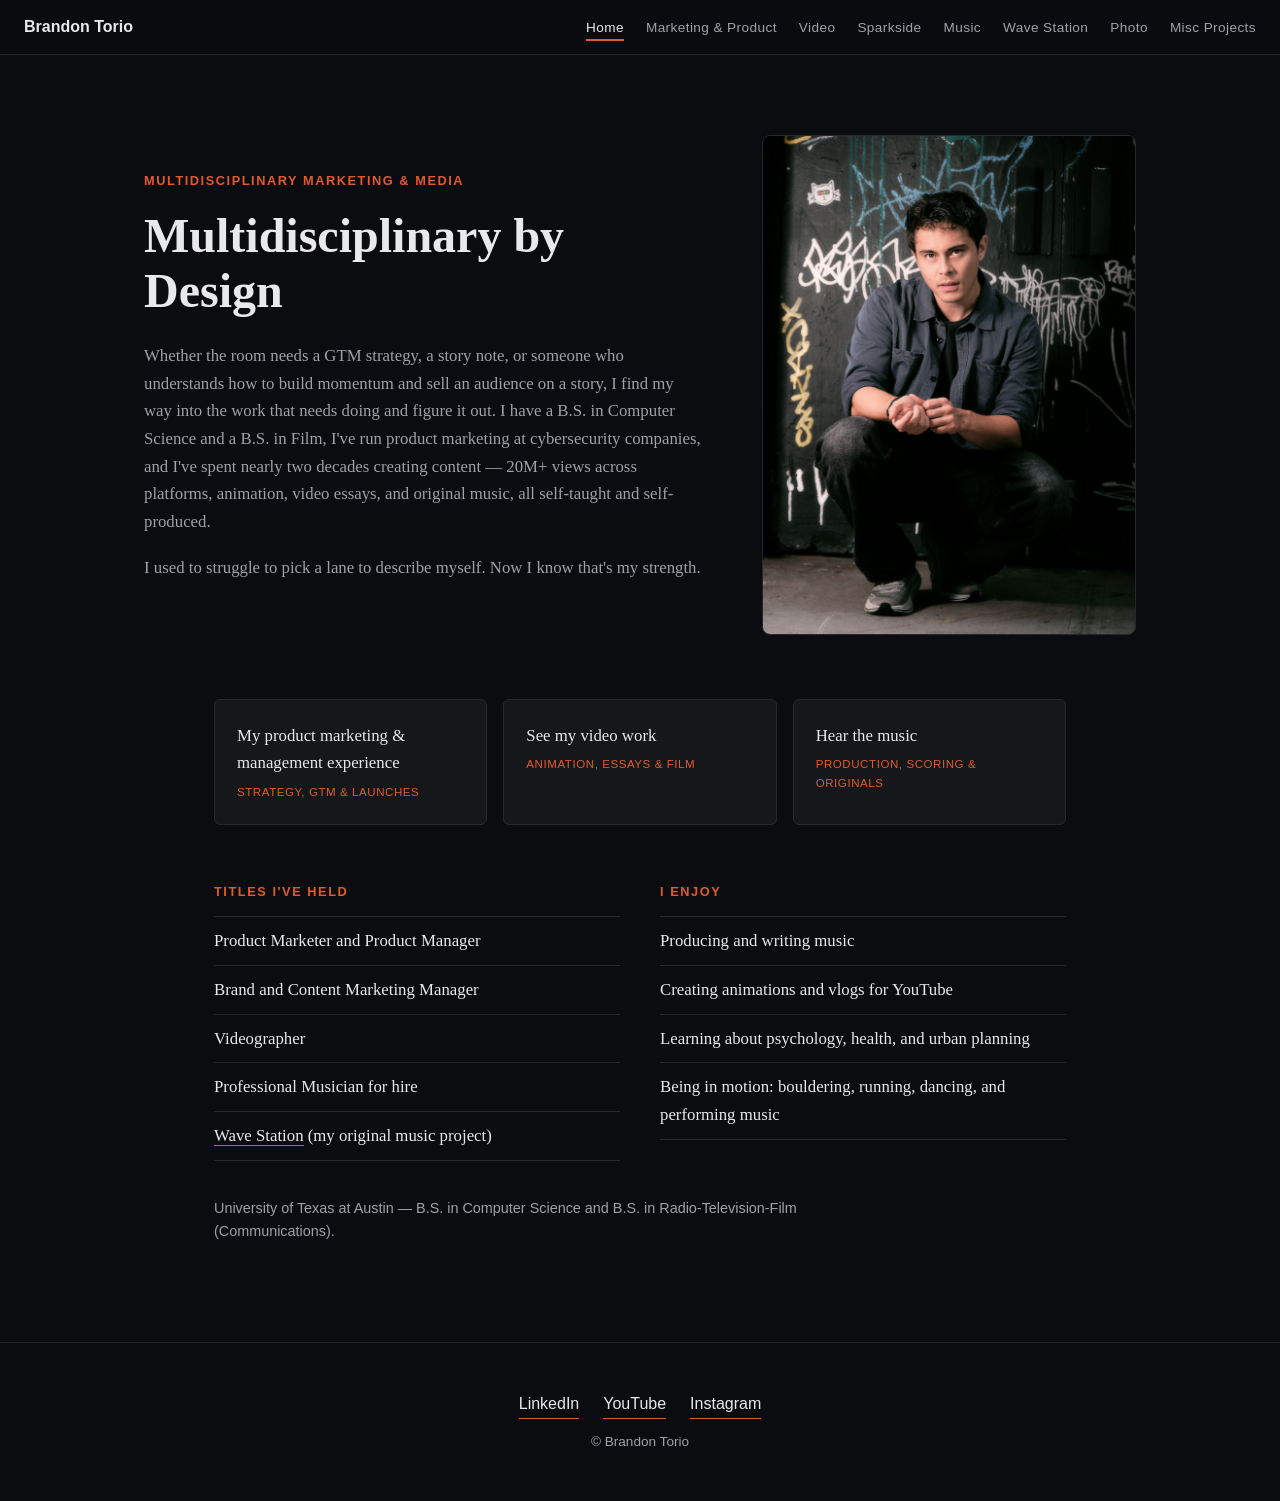
<file: index.html>
<!DOCTYPE html>
<html lang="en">
<head>
<meta charset="UTF-8">
<meta name="viewport" content="width=device-width, initial-scale=1">
<title>Brandon Torio</title>
<meta name="description" content="Brandon Torio: product marketer, product manager, and creator working across technology, media, and entertainment.">
<meta property="og:title" content="Brandon Torio">
<meta property="og:description" content="Brandon Torio: product marketer, product manager, and creator working across technology, media, and entertainment.">
<meta property="og:type" content="website">
<link rel="stylesheet" href="style.css">
</head>
<body>
<nav class="site-nav">
  <a class="brand" href="index.html">Brandon Torio</a>
  <ul><li><a class="active" href="index.html">Home</a></li><li><a href="marketing-and-product.html">Marketing &amp; Product</a></li><li><a href="video.html">Video</a></li><li><a href="sparkside.html">Sparkside</a></li><li><a href="music.html">Music</a></li><li><a href="wave-station.html">Wave Station</a></li><li><a href="photo.html">Photo</a></li><li><a href="misc-projects.html">Misc Projects</a></li></ul>
</nav>
<main>
<header class="page-head hero"><div class="hero-text"><div class="eyebrow">Multidisciplinary Marketing &amp; Media</div><h1>Multidisciplinary by Design</h1><p>Whether the room needs a GTM strategy, a story note, or someone who understands how to build momentum and sell an audience on a story, I find my way into the work that needs doing and figure it out. I have a B.S. in Computer Science and a B.S. in Film, I've run product marketing at cybersecurity companies, and I've spent nearly two decades creating content &mdash; 20M+ views across platforms, animation, video essays, and original music, all self-taught and self-produced.</p><p>I used to struggle to pick a lane to describe myself. Now I know that's my strength.</p></div><figure class="portrait"><img src="images/image.jpg" alt="Portrait of Brandon Torio"></figure></header>

<section class="wrap">
  <div class="routes">
    <a class="route-card" href="marketing-and-product.html">
      <div class="label">My product marketing &amp; management experience</div>
      <div class="sub">Strategy, GTM &amp; launches</div>
    </a>
    <a class="route-card" href="video.html">
      <div class="label">See my video work</div>
      <div class="sub">Animation, essays &amp; film</div>
    </a>
    <a class="route-card" href="music.html">
      <div class="label">Hear the music</div>
      <div class="sub">Production, scoring &amp; originals</div>
    </a>
  </div>

  <div class="two-col">
    <div>
      <div class="label-small">Titles I've held</div>
      <ul class="plain-list">
        <li>Product Marketer and Product Manager</li>
        <li>Brand and Content Marketing Manager</li>
        <li>Videographer</li>
        <li>Professional Musician for hire</li>
        <li><a class="textlink" href="wave-station.html">Wave Station</a> (my original music project)</li>
      </ul>
    </div>
    <div>
      <div class="label-small">I enjoy</div>
      <ul class="plain-list">
        <li>Producing and writing music</li>
        <li>Creating animations and vlogs for YouTube</li>
        <li>Learning about psychology, health, and urban planning</li>
        <li>Being in motion: bouldering, running, dancing, and performing music</li>
      </ul>
    </div>
  </div>

  <p class="small-note">University of Texas at Austin &mdash; B.S. in Computer Science and B.S. in Radio-Television-Film (Communications).</p>
</section>

</main>
<footer>
  <div class="footer-links">
    <a href="https://www.linkedin.com/in/toriobrandon/" target="_blank" rel="noopener">LinkedIn</a>
    <a href="https://www.youtube.com/@sparkside217" target="_blank" rel="noopener">YouTube</a>
    <a href="https://www.instagram.com/sparksideoftheforce/" target="_blank" rel="noopener">Instagram</a>
  </div>
  <p>&copy; Brandon Torio</p>
</footer>
</body>
</html>
</file>
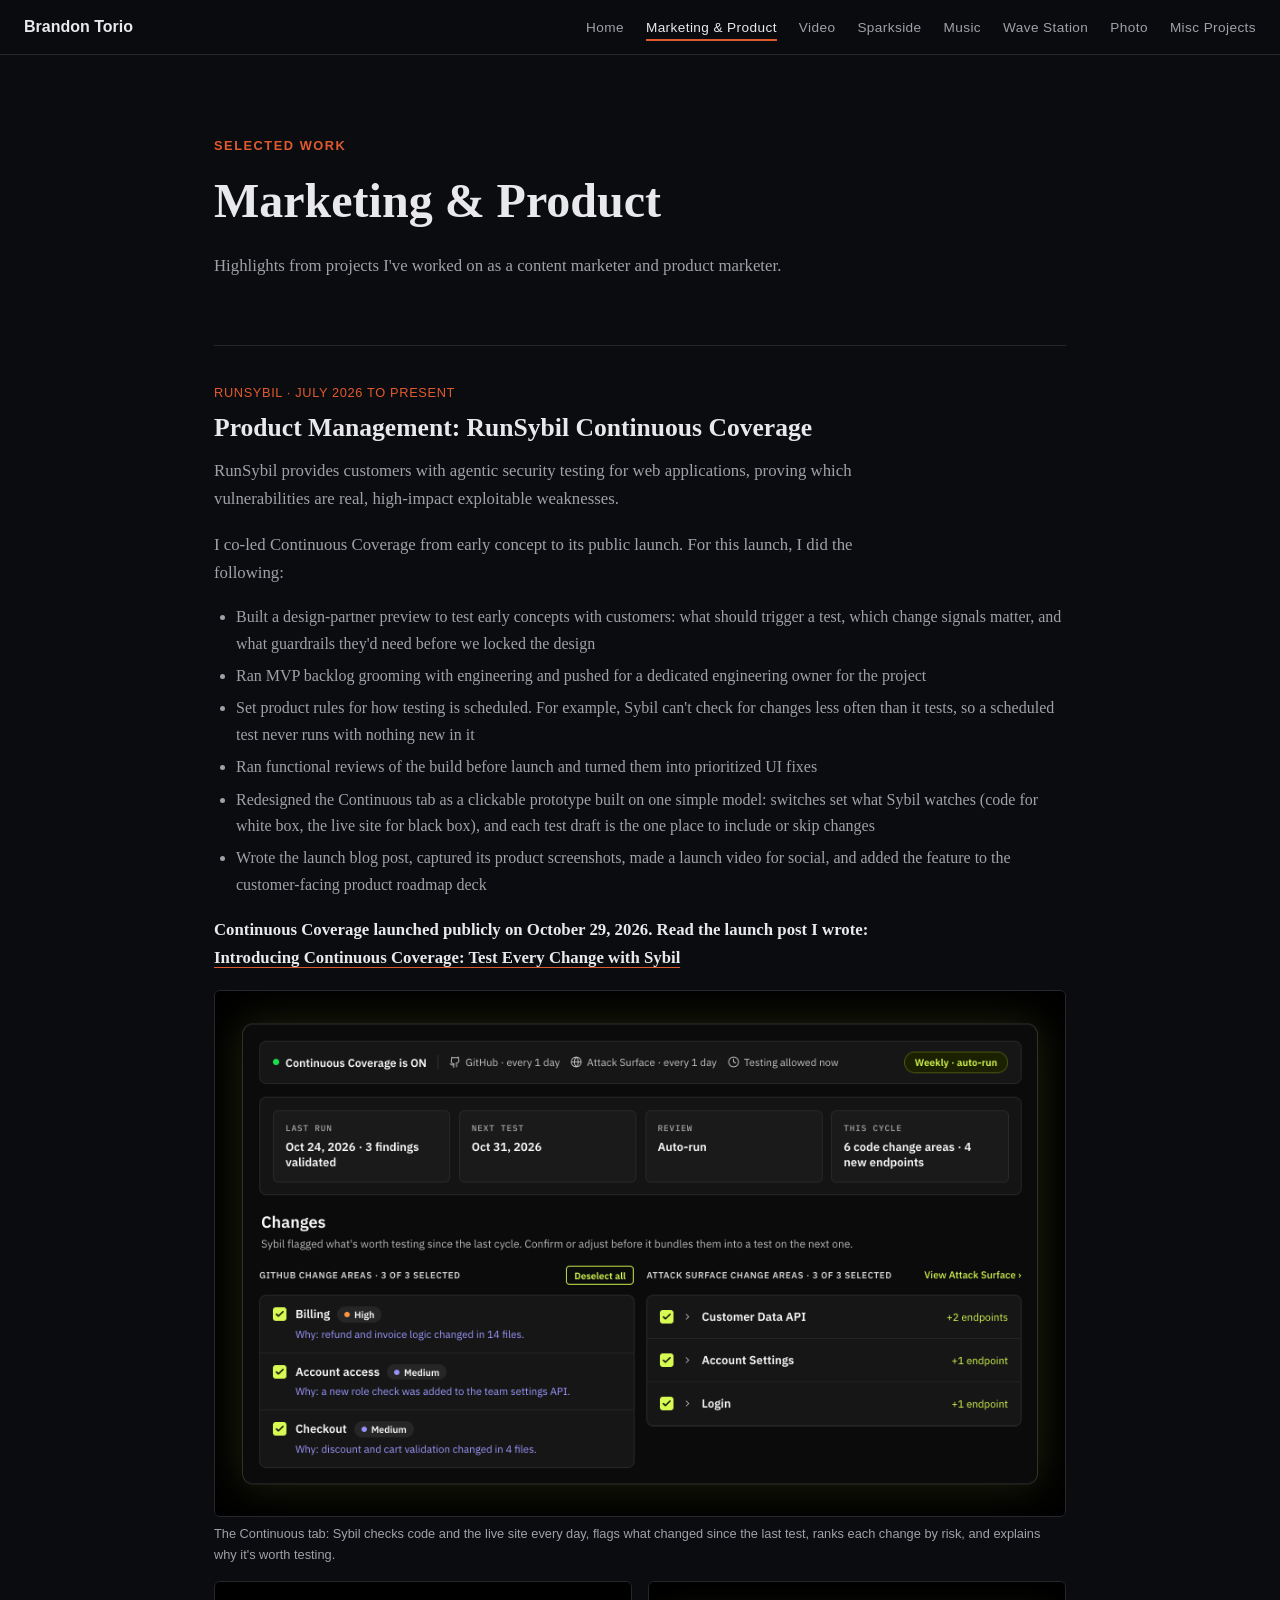
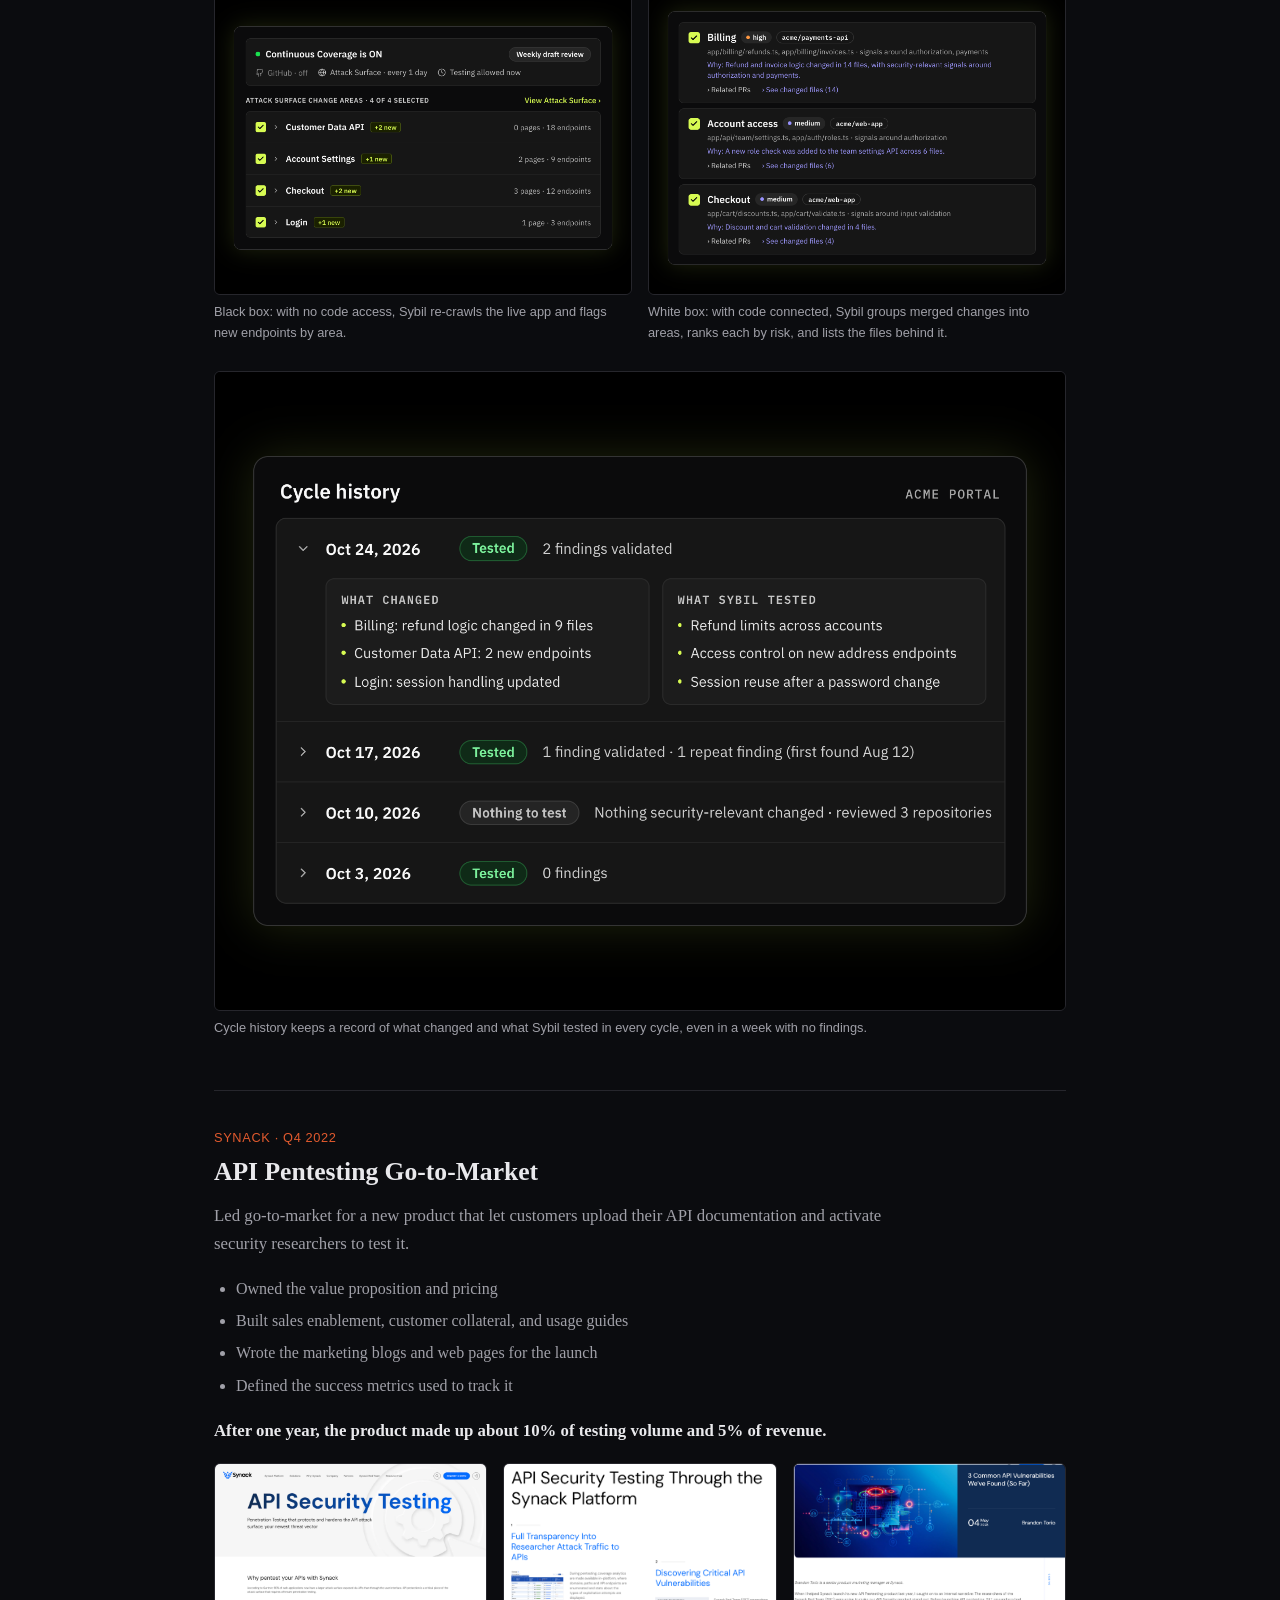
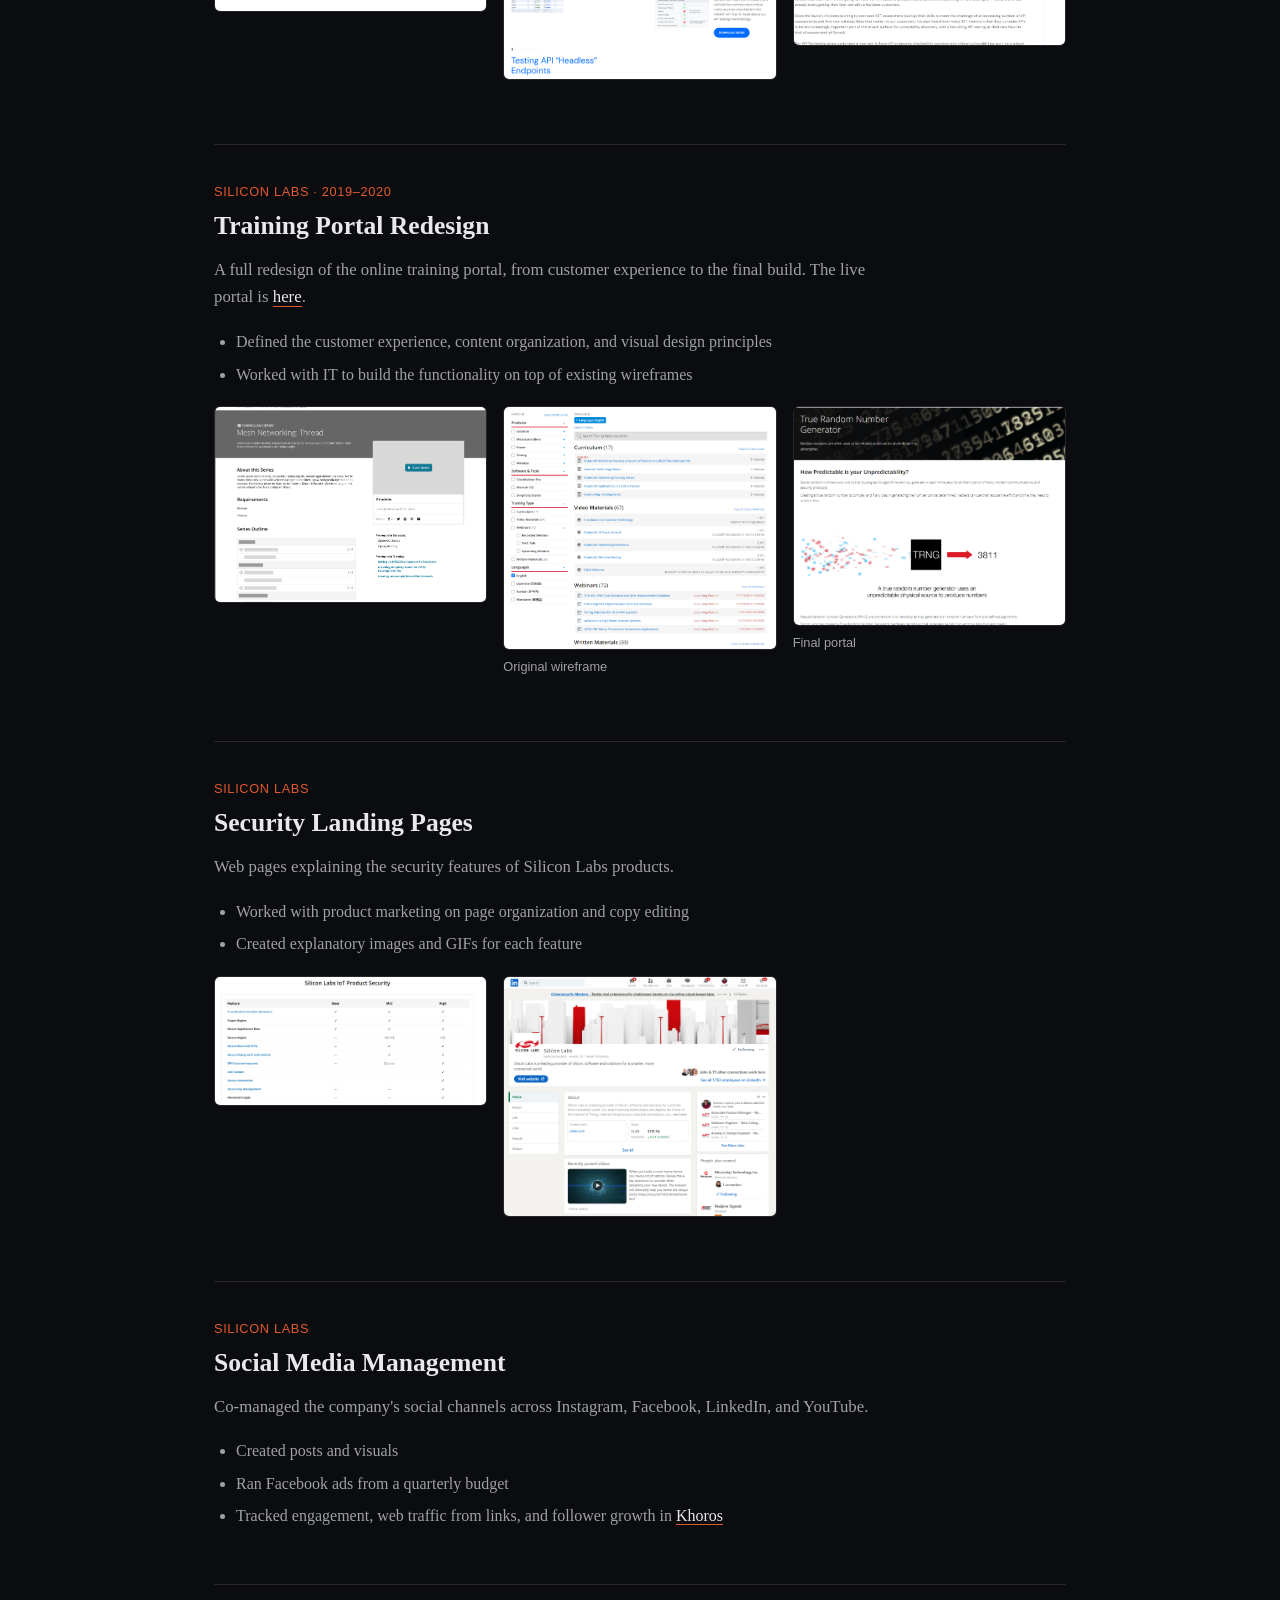
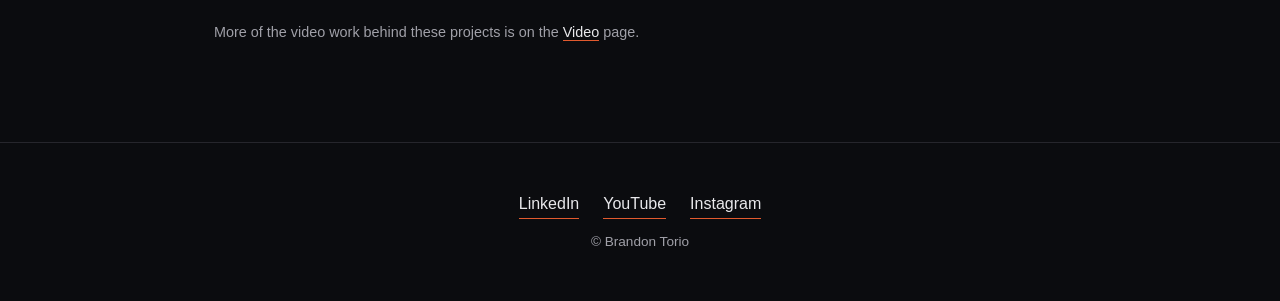
<file: marketing-and-product.html>
<!DOCTYPE html>
<html lang="en">
<head>
<meta charset="UTF-8">
<meta name="viewport" content="width=device-width, initial-scale=1">
<title>Marketing & Product | Brandon Torio</title>
<meta name="description" content="Product marketing case studies: Synack API pentesting go-to-market, Silicon Labs training portal, security pages, and social.">
<meta property="og:title" content="Marketing & Product | Brandon Torio">
<meta property="og:description" content="Product marketing case studies: Synack API pentesting go-to-market, Silicon Labs training portal, security pages, and social.">
<meta property="og:type" content="website">
<link rel="stylesheet" href="style.css">
</head>
<body>
<nav class="site-nav">
  <a class="brand" href="index.html">Brandon Torio</a>
  <ul><li><a href="index.html">Home</a></li><li><a class="active" href="marketing-and-product.html">Marketing &amp; Product</a></li><li><a href="video.html">Video</a></li><li><a href="sparkside.html">Sparkside</a></li><li><a href="music.html">Music</a></li><li><a href="wave-station.html">Wave Station</a></li><li><a href="photo.html">Photo</a></li><li><a href="misc-projects.html">Misc Projects</a></li></ul>
</nav>
<main>
<header class="page-head"><div class="eyebrow">Selected work</div><h1>Marketing &amp; Product</h1><p>Highlights from projects I've worked on as a content marketer and product marketer.</p></header>

<section class="wrap">
  <article class="case">
    <div class="case-meta">RunSybil &middot; July 2026 to present</div>
    <h2>Product Management: RunSybil Continuous Coverage</h2>
    <p>RunSybil provides customers with agentic security testing for web applications, proving which vulnerabilities are real, high-impact exploitable weaknesses.</p>
    <p>I co-led Continuous Coverage from early concept to its public launch. For this launch, I did the following:</p>
    <ul>
      <li>Built a design-partner preview to test early concepts with customers: what should trigger a test, which change signals matter, and what guardrails they'd need before we locked the design</li>
      <li>Ran MVP backlog grooming with engineering and pushed for a dedicated engineering owner for the project</li>
      <li>Set product rules for how testing is scheduled. For example, Sybil can't check for changes less often than it tests, so a scheduled test never runs with nothing new in it</li>
      <li>Ran functional reviews of the build before launch and turned them into prioritized UI fixes</li>
      <li>Redesigned the Continuous tab as a clickable prototype built on one simple model: switches set what Sybil watches (code for white box, the live site for black box), and each test draft is the one place to include or skip changes</li>
      <li>Wrote the launch blog post, captured its product screenshots, made a launch video for social, and added the feature to the customer-facing product roadmap deck</li>
    </ul>
    <p class="metric">Continuous Coverage launched publicly on October 29, 2026. Read the launch post I wrote: <a class="textlink" href="https://www.runsybil.com/blog/introducing-continuous-coverage-test-every-change-with-sybil" target="_blank" rel="noopener">Introducing Continuous Coverage: Test Every Change with Sybil</a></p>
    <figure><img loading="lazy" src="images/01-continuous-tab.png" alt="Sybil's Continuous tab showing Continuous Coverage on, daily GitHub and attack surface checks, and the code and endpoint changes selected for the next test"><figcaption>The Continuous tab: Sybil checks code and the live site every day, flags what changed since the last test, ranks each change by risk, and explains why it's worth testing.</figcaption></figure>
    <div class="gallery gallery-3">
      <figure><img loading="lazy" src="images/02-black-box-card.png" alt="Continuous Coverage for a black box app with GitHub off, showing new endpoints Sybil found in four attack surface areas"><figcaption>Black box: with no code access, Sybil re-crawls the live app and flags new endpoints by area.</figcaption></figure>
      <figure><img loading="lazy" src="images/03-white-box-card.png" alt="Three code change areas (Billing, Account access, Checkout), each ranked by risk with Sybil's explanation of why it's worth testing"><figcaption>White box: with code connected, Sybil groups merged changes into areas, ranks each by risk, and lists the files behind it.</figcaption></figure>
    </div>
    <figure><img loading="lazy" src="images/05-cycle-history.png" alt="Cycle history listing each weekly cycle, what changed, and what Sybil tested"><figcaption>Cycle history keeps a record of what changed and what Sybil tested in every cycle, even in a week with no findings.</figcaption></figure>
  </article>

  <article class="case">
    <div class="case-meta">Synack &middot; Q4 2022</div>
    <h2>API Pentesting Go-to-Market</h2>
    <p>Led go-to-market for a new product that let customers upload their API documentation and activate security researchers to test it.</p>
    <ul>
      <li>Owned the value proposition and pricing</li>
      <li>Built sales enablement, customer collateral, and usage guides</li>
      <li>Wrote the marketing blogs and web pages for the launch</li>
      <li>Defined the success metrics used to track it</li>
    </ul>
    <p class="metric">After one year, the product made up about 10% of testing volume and 5% of revenue.</p>
    <div class="gallery gallery-3"><figure><img loading="lazy" src="images/WXXjx9nO8rGA.png" alt="Synack API pentesting launch 1"></figure><figure><img loading="lazy" src="images/dx6Bk-WReve0.png" alt="Synack API pentesting launch 2"></figure><figure><img loading="lazy" src="images/6BJTtqwiOFDq.png" alt="Synack API pentesting launch 3"></figure></div>
  </article>

  <article class="case">
    <div class="case-meta">Silicon Labs &middot; 2019&ndash;2020</div>
    <h2>Training Portal Redesign</h2>
    <p>A full redesign of the online training portal, from customer experience to the final build. The live portal is <a class="textlink" href="https://www.silabs.com/support/training" target="_blank" rel="noopener">here</a>.</p>
    <ul>
      <li>Defined the customer experience, content organization, and visual design principles</li>
      <li>Worked with IT to build the functionality on top of existing wireframes</li>
    </ul>
    <div class="gallery gallery-3">
      <figure><img loading="lazy" src="images/HBF41smXLhog.png" alt="Training portal overview"></figure>
      <figure><img loading="lazy" src="images/hE44-9EPEfc8.png" alt="Training portal original wireframe"><figcaption>Original wireframe</figcaption></figure>
      <figure><img loading="lazy" src="images/8VxPxm_us96X.png" alt="Training portal final design"><figcaption>Final portal</figcaption></figure>
    </div>
  </article>

  <article class="case">
    <div class="case-meta">Silicon Labs</div>
    <h2>Security Landing Pages</h2>
    <p>Web pages explaining the security features of Silicon Labs products.</p>
    <ul>
      <li>Worked with product marketing on page organization and copy editing</li>
      <li>Created explanatory images and GIFs for each feature</li>
    </ul>
    <div class="gallery"><figure><img loading="lazy" src="images/6BGSWJTTY0rA.png" alt="Security landing page graphic 1"></figure><figure><img loading="lazy" src="images/PIvPlLkcacsE.png" alt="Security landing page graphic 2"></figure></div>
  </article>

  <article class="case">
    <div class="case-meta">Silicon Labs</div>
    <h2>Social Media Management</h2>
    <p>Co-managed the company's social channels across Instagram, Facebook, LinkedIn, and YouTube.</p>
    <ul>
      <li>Created posts and visuals</li>
      <li>Ran Facebook ads from a quarterly budget</li>
      <li>Tracked engagement, web traffic from links, and follower growth in <a class="textlink" href="https://khoros.com/" target="_blank" rel="noopener">Khoros</a></li>
    </ul>
  </article>

  <p class="small-note">More of the video work behind these projects is on the <a class="textlink" href="video.html">Video</a> page.</p>
</section>

</main>
<footer>
  <div class="footer-links">
    <a href="https://www.linkedin.com/in/toriobrandon/" target="_blank" rel="noopener">LinkedIn</a>
    <a href="https://www.youtube.com/@sparkside217" target="_blank" rel="noopener">YouTube</a>
    <a href="https://www.instagram.com/sparksideoftheforce/" target="_blank" rel="noopener">Instagram</a>
  </div>
  <p>&copy; Brandon Torio</p>
</footer>
</body>
</html>
</file>
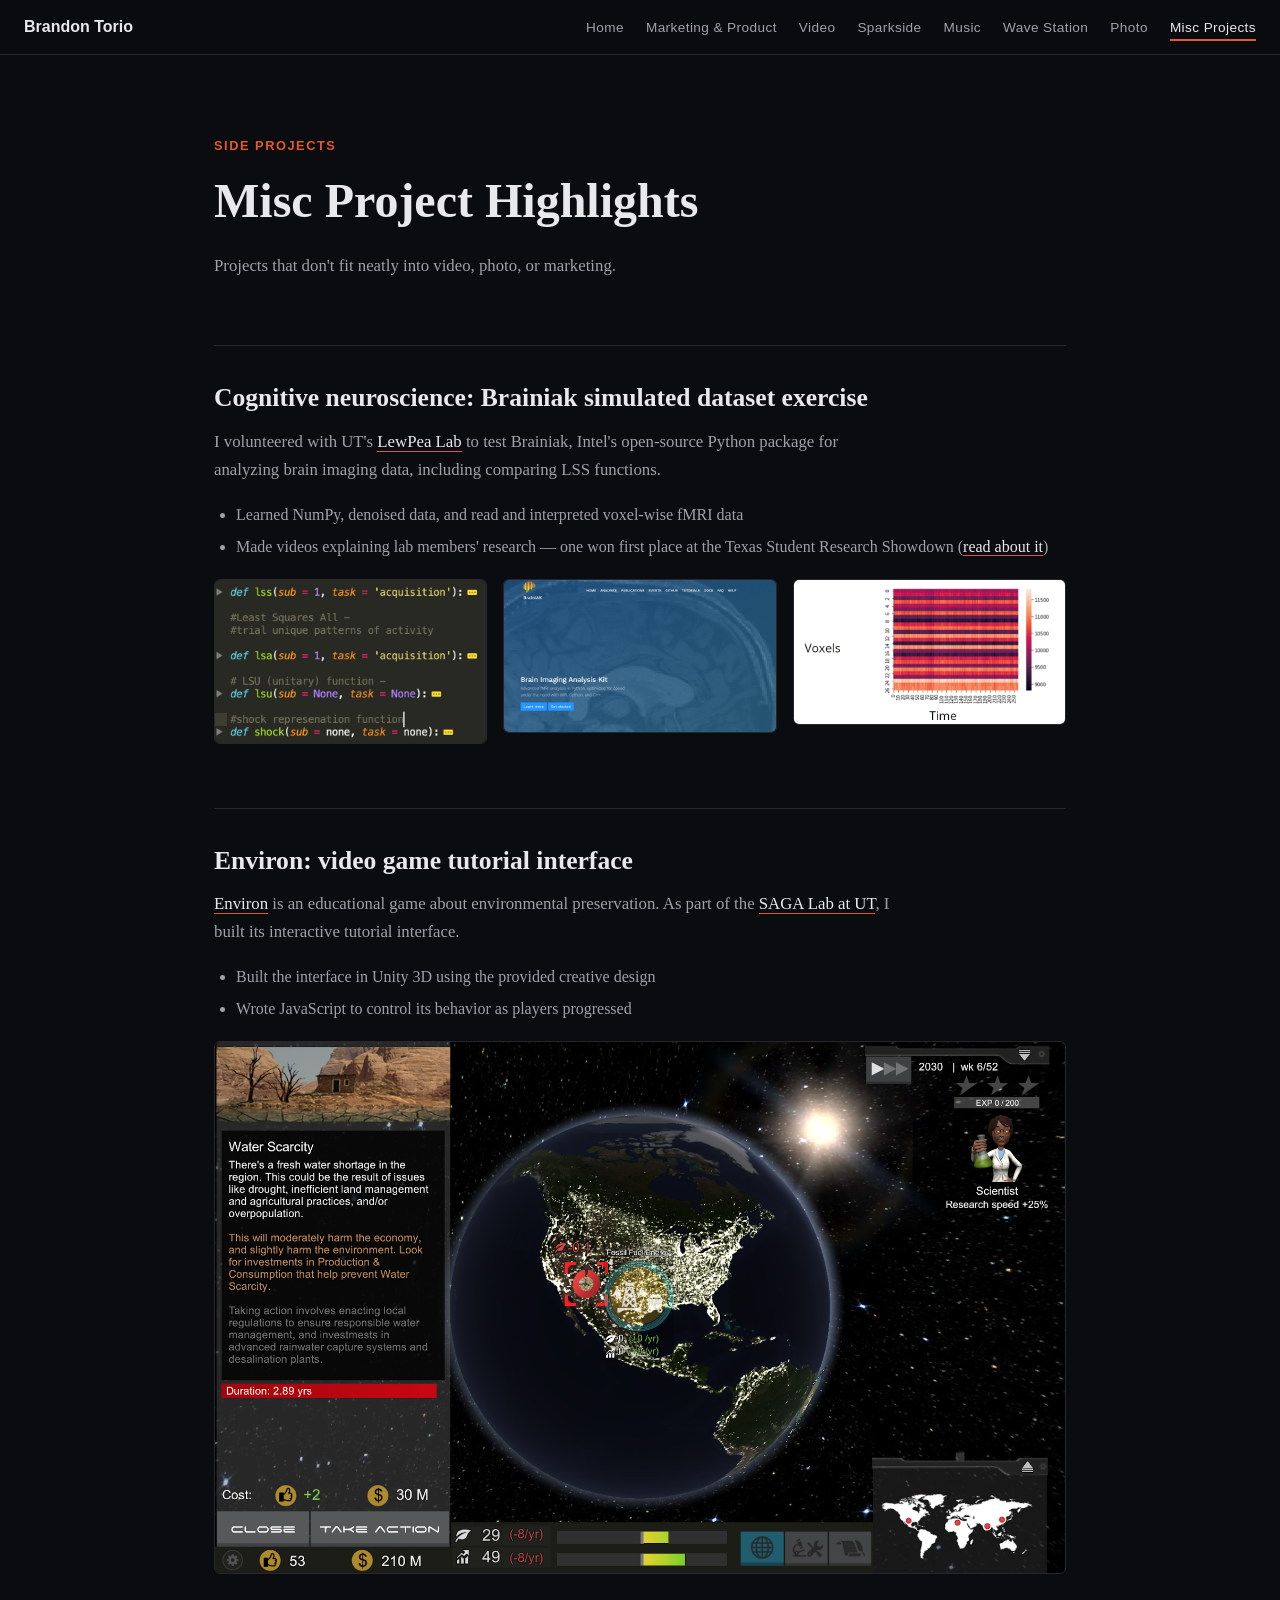
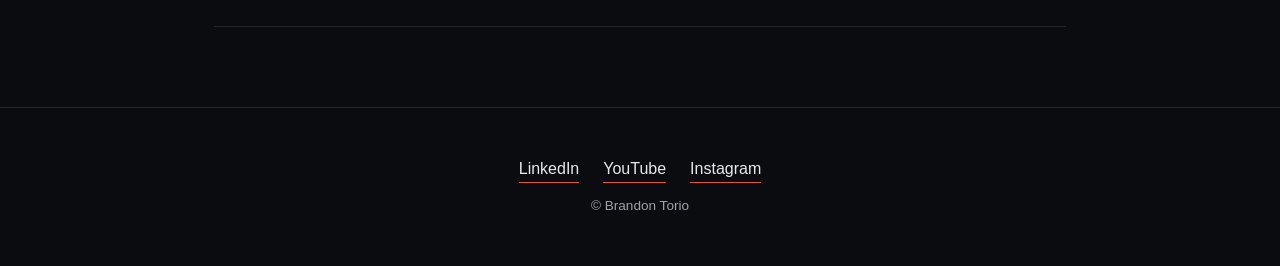
<file: misc-projects.html>
<!DOCTYPE html>
<html lang="en">
<head>
<meta charset="UTF-8">
<meta name="viewport" content="width=device-width, initial-scale=1">
<title>Misc Projects | Brandon Torio</title>
<meta name="description" content="Side projects: a cognitive neuroscience data exercise with Brainiak and a Unity tutorial interface for the Environ game.">
<meta property="og:title" content="Misc Projects | Brandon Torio">
<meta property="og:description" content="Side projects: a cognitive neuroscience data exercise with Brainiak and a Unity tutorial interface for the Environ game.">
<meta property="og:type" content="website">
<link rel="stylesheet" href="style.css">
</head>
<body>
<nav class="site-nav">
  <a class="brand" href="index.html">Brandon Torio</a>
  <ul><li><a href="index.html">Home</a></li><li><a href="marketing-and-product.html">Marketing &amp; Product</a></li><li><a href="video.html">Video</a></li><li><a href="sparkside.html">Sparkside</a></li><li><a href="music.html">Music</a></li><li><a href="wave-station.html">Wave Station</a></li><li><a href="photo.html">Photo</a></li><li><a class="active" href="misc-projects.html">Misc Projects</a></li></ul>
</nav>
<main>
<header class="page-head"><div class="eyebrow">Side projects</div><h1>Misc Project Highlights</h1><p>Projects that don't fit neatly into video, photo, or marketing.</p></header>

<section class="wrap">

  <article class="case">
    <h2>Cognitive neuroscience: Brainiak simulated dataset exercise</h2>
    <p>I volunteered with UT's <a class="textlink" href="https://www.lewpealab.org/" target="_blank" rel="noopener">LewPea Lab</a> to test Brainiak, Intel's open-source Python package for analyzing brain imaging data, including comparing LSS functions.</p>
    <ul>
      <li>Learned NumPy, denoised data, and read and interpreted voxel-wise fMRI data</li>
      <li>Made videos explaining lab members' research &mdash; one won first place at the Texas Student Research Showdown (<a class="textlink" href="https://thedailytexan.com/2021/04/04/earworm-virtual-reality-projects-win-top-prizes-at-2021-texas-research-showdown/" target="_blank" rel="noopener">read about it</a>)</li>
    </ul>
    <div class="gallery gallery-3"><figure><img loading="lazy" src="images/wVo6c_fH0hhA.png" alt="Brainiak project 1"></figure><figure><img loading="lazy" src="images/6xl-B33kamRE.png" alt="Brainiak project 2"></figure><figure><img loading="lazy" src="images/mSp_xTySiBK4.png" alt="Brainiak project 3"></figure></div>
  </article>

  <article class="case">
    <h2>Environ: video game tutorial interface</h2>
    <p><a class="textlink" href="https://sagalab.utexas.edu/environ/" target="_blank" rel="noopener">Environ</a> is an educational game about environmental preservation. As part of the <a class="textlink" href="https://sagalab.utexas.edu/" target="_blank" rel="noopener">SAGA Lab at UT</a>, I built its interactive tutorial interface.</p>
    <ul>
      <li>Built the interface in Unity 3D using the provided creative design</li>
      <li>Wrote JavaScript to control its behavior as players progressed</li>
    </ul>
    <figure><img loading="lazy" src="images/0CLKRp3o6JTy.png" alt="Environ tutorial interface"></figure>
  </article>
</section>

</main>
<footer>
  <div class="footer-links">
    <a href="https://www.linkedin.com/in/toriobrandon/" target="_blank" rel="noopener">LinkedIn</a>
    <a href="https://www.youtube.com/@sparkside217" target="_blank" rel="noopener">YouTube</a>
    <a href="https://www.instagram.com/sparksideoftheforce/" target="_blank" rel="noopener">Instagram</a>
  </div>
  <p>&copy; Brandon Torio</p>
</footer>
</body>
</html>
</file>
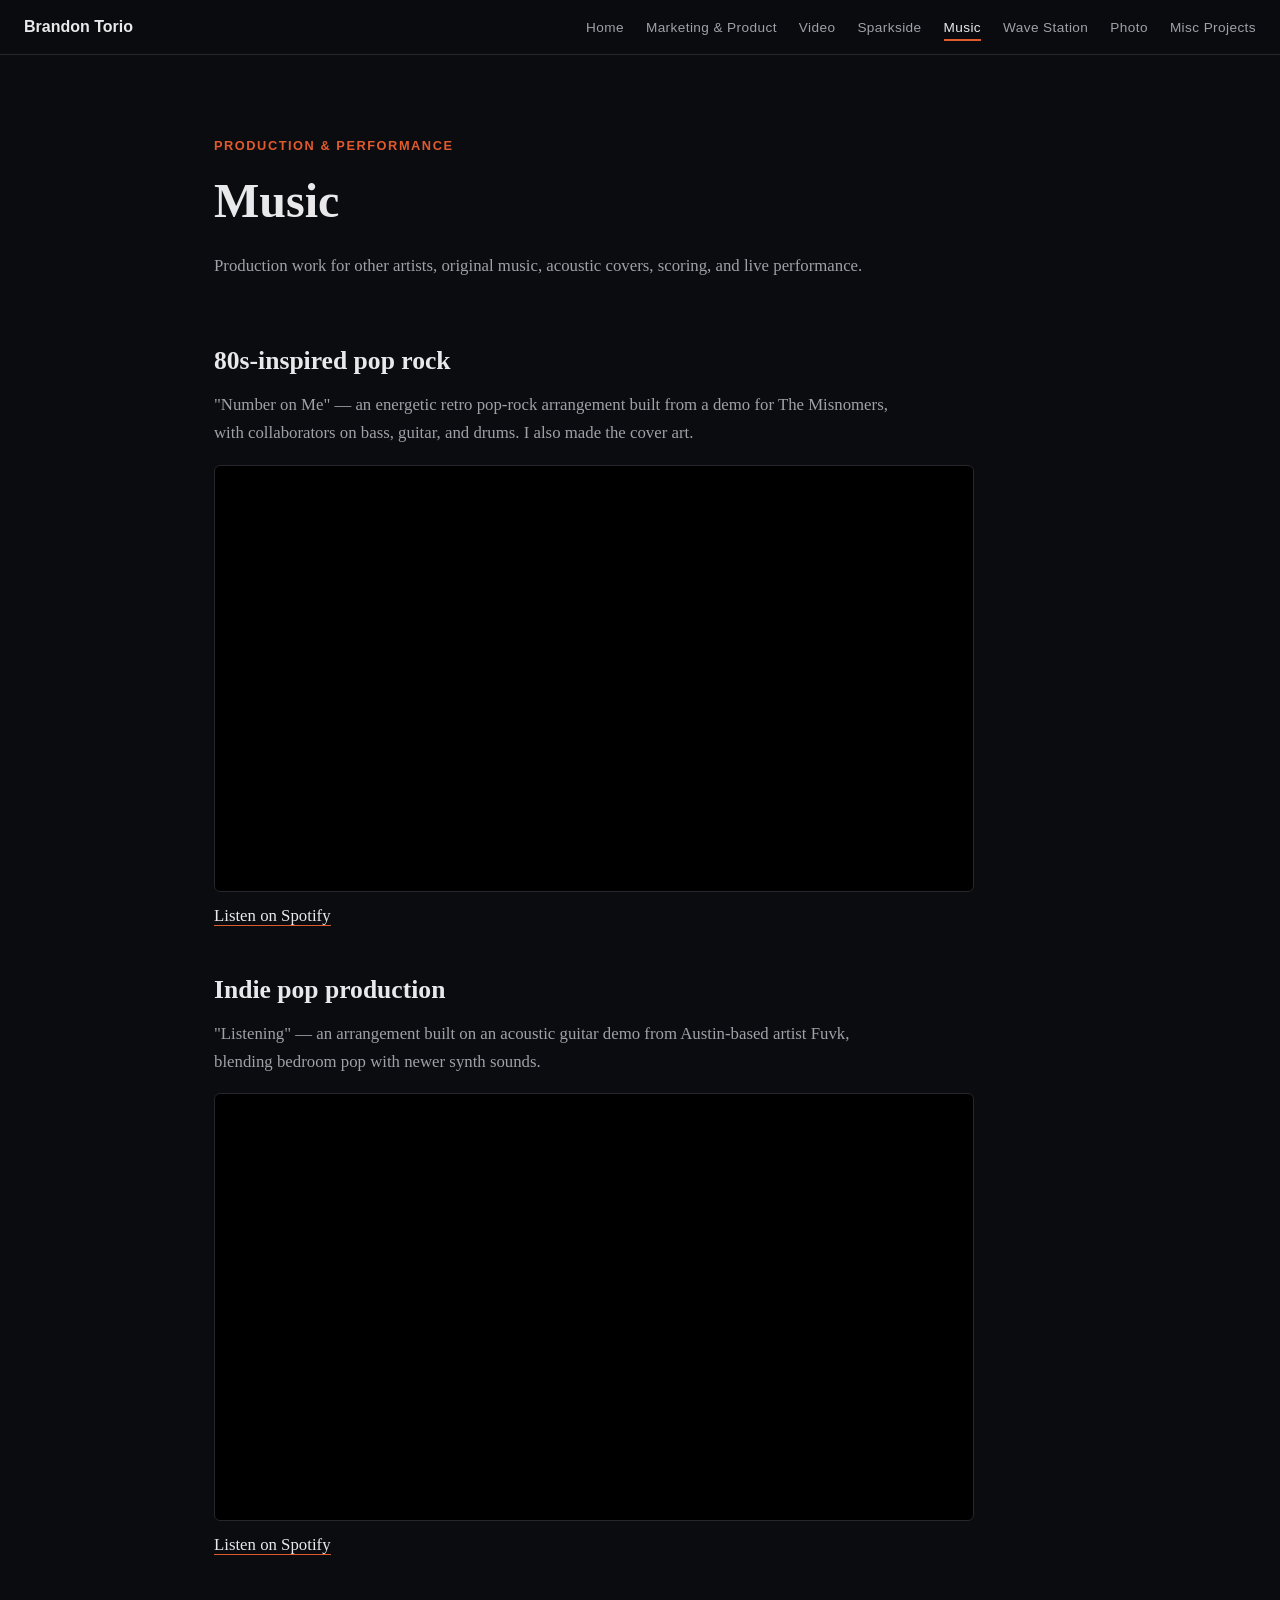
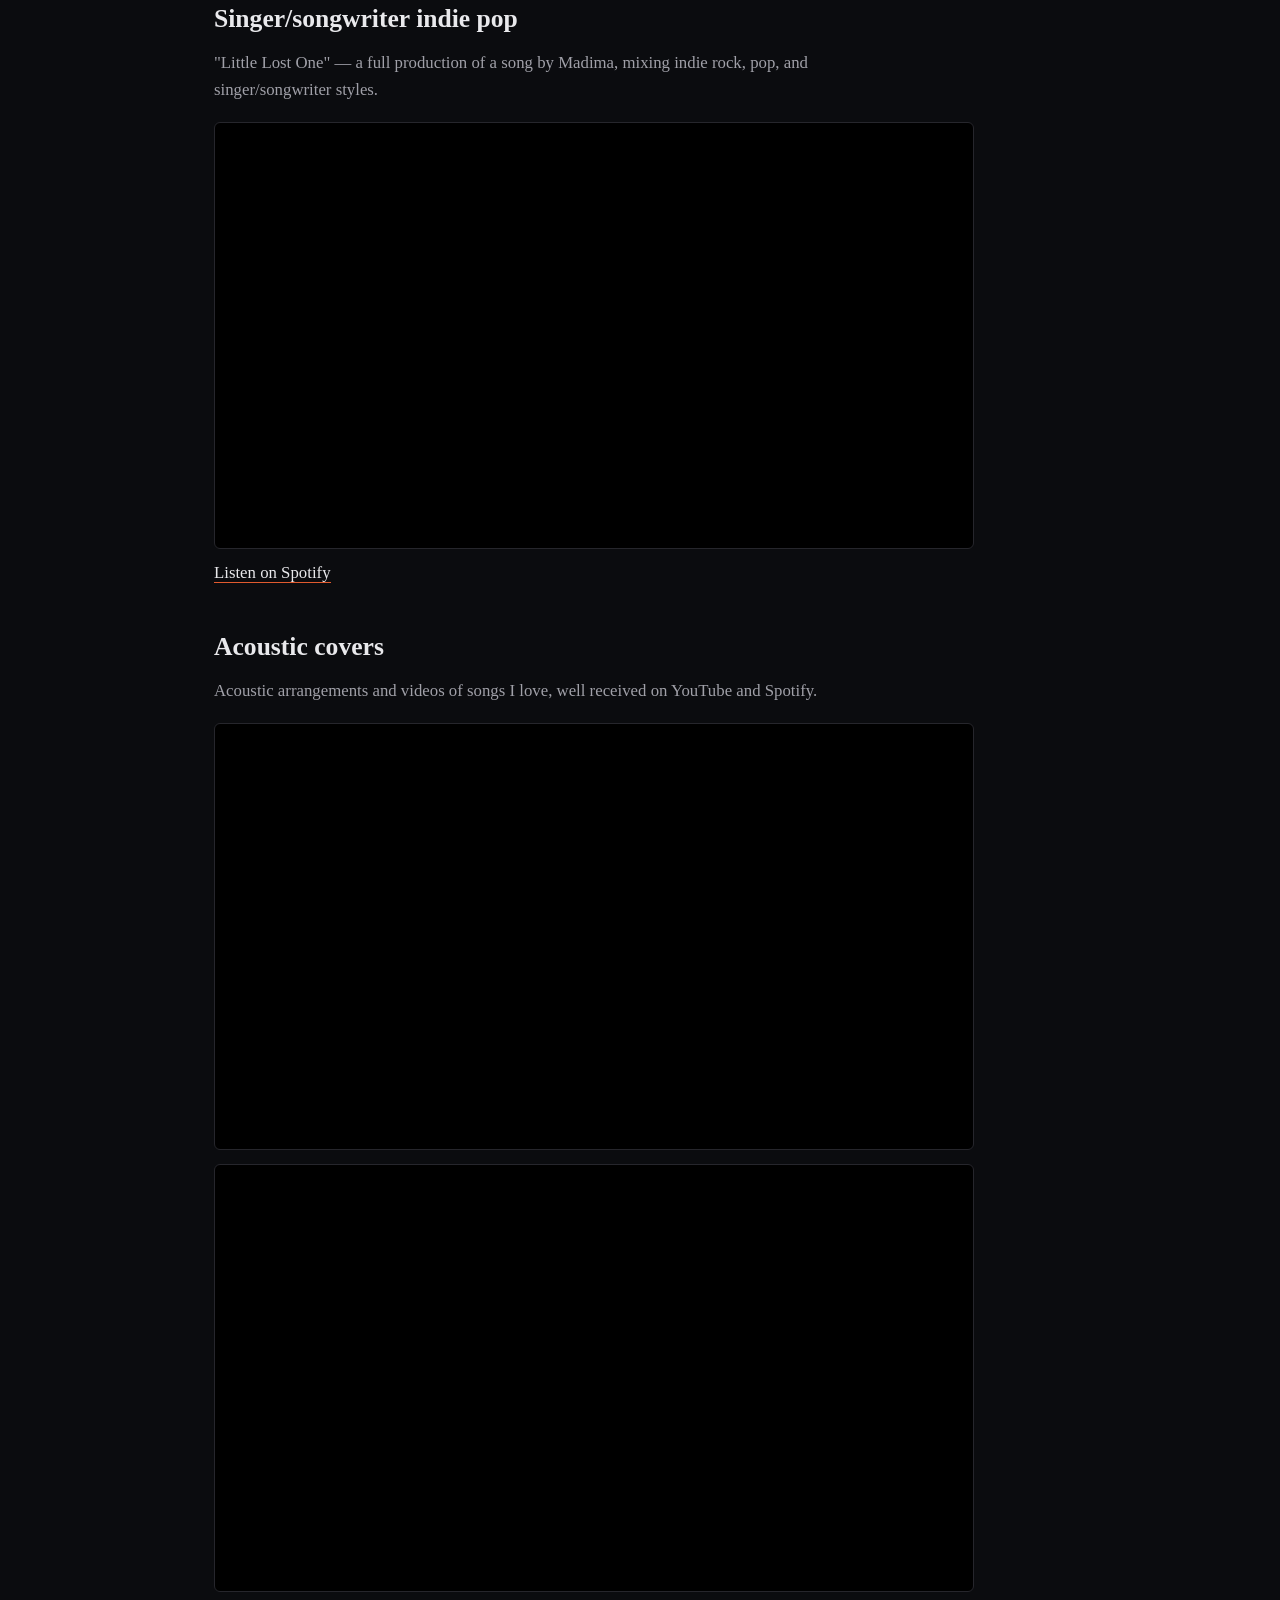
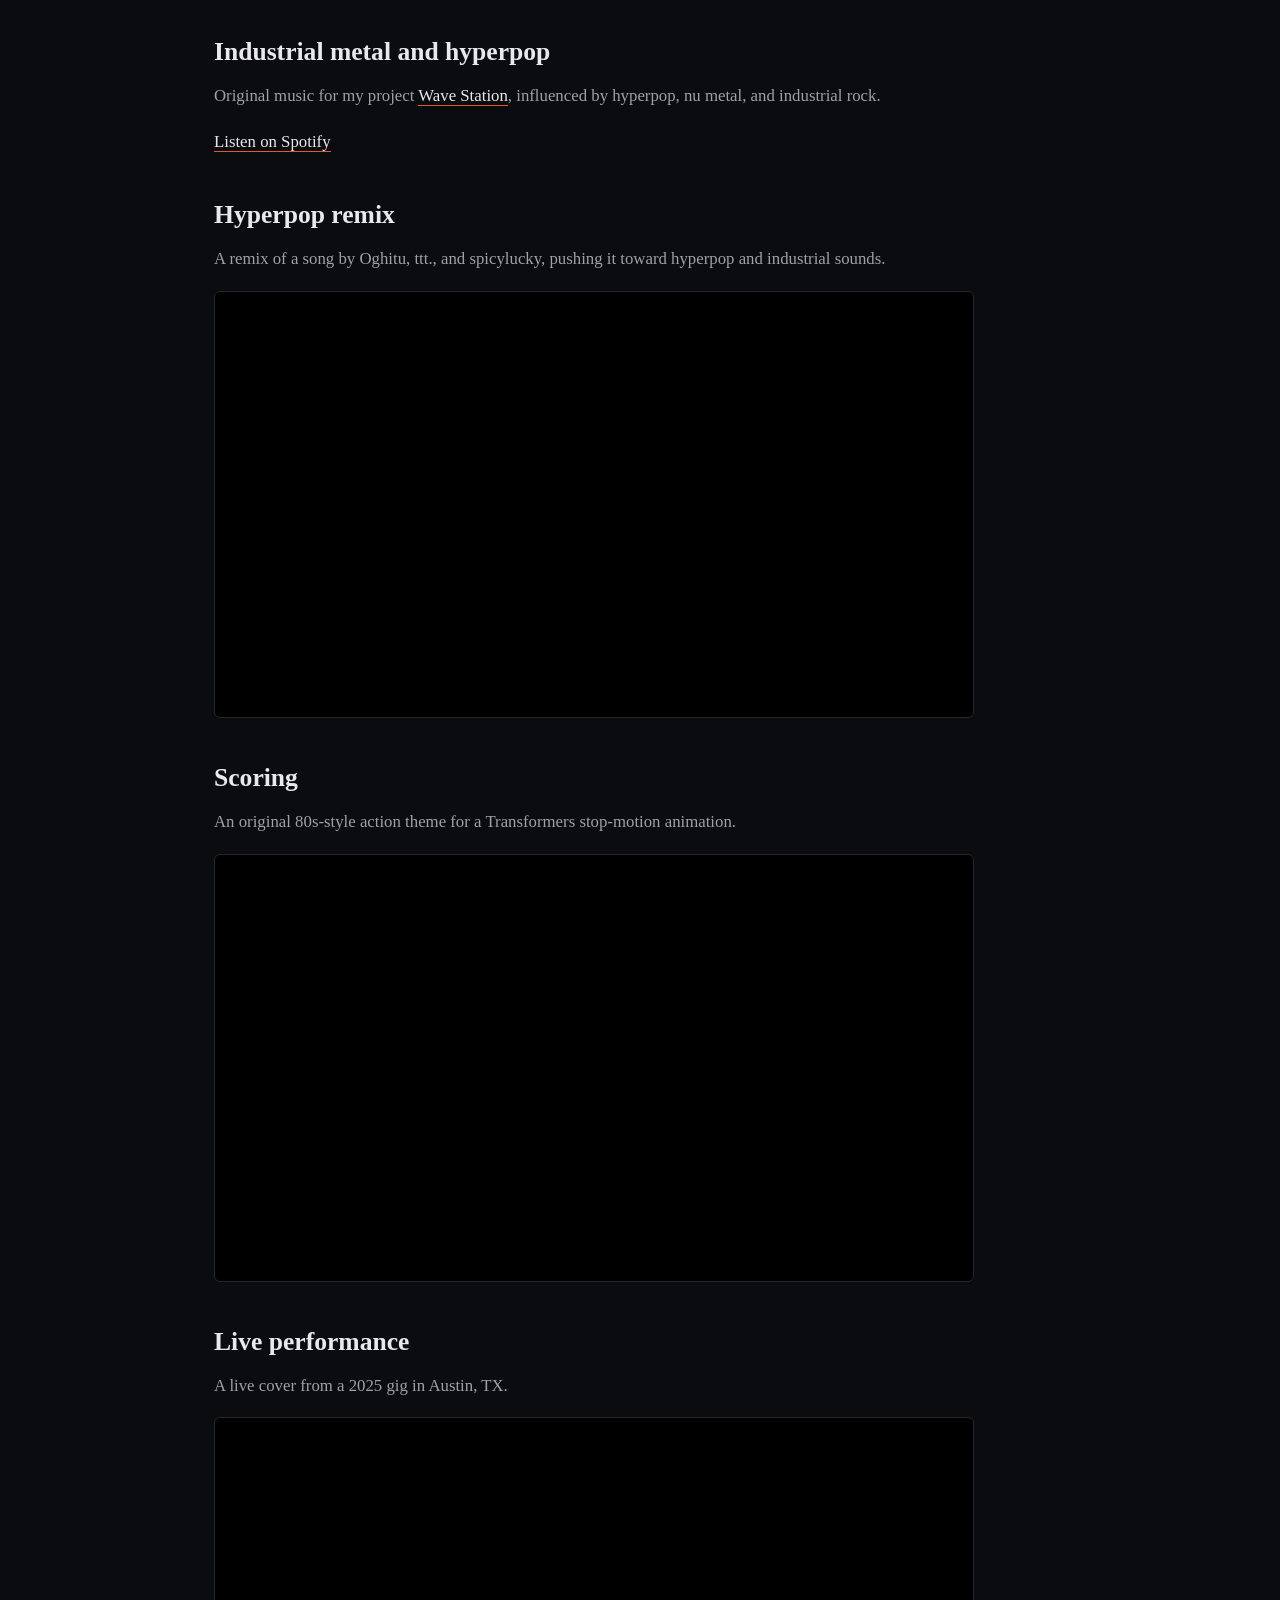
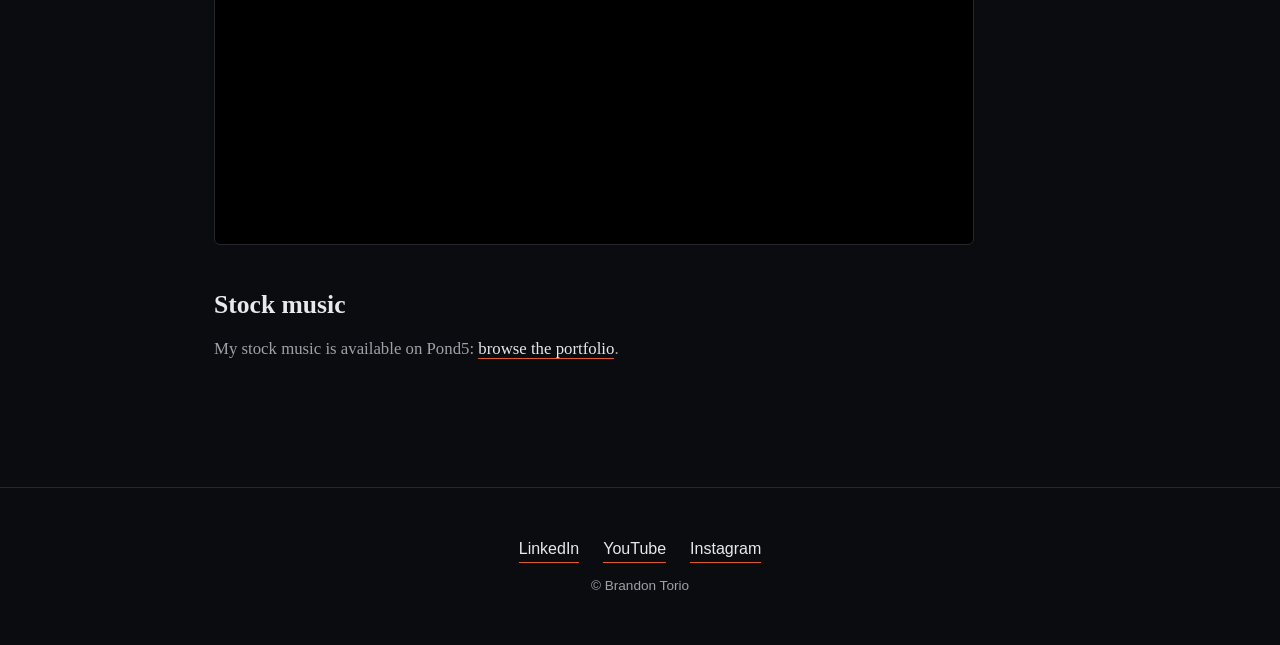
<file: music.html>
<!DOCTYPE html>
<html lang="en">
<head>
<meta charset="UTF-8">
<meta name="viewport" content="width=device-width, initial-scale=1">
<title>Music | Brandon Torio</title>
<meta name="description" content="Music production, scoring, covers, remixes, and stock music by Brandon Torio.">
<meta property="og:title" content="Music | Brandon Torio">
<meta property="og:description" content="Music production, scoring, covers, remixes, and stock music by Brandon Torio.">
<meta property="og:type" content="website">
<link rel="stylesheet" href="style.css">
</head>
<body>
<nav class="site-nav">
  <a class="brand" href="index.html">Brandon Torio</a>
  <ul><li><a href="index.html">Home</a></li><li><a href="marketing-and-product.html">Marketing &amp; Product</a></li><li><a href="video.html">Video</a></li><li><a href="sparkside.html">Sparkside</a></li><li><a class="active" href="music.html">Music</a></li><li><a href="wave-station.html">Wave Station</a></li><li><a href="photo.html">Photo</a></li><li><a href="misc-projects.html">Misc Projects</a></li></ul>
</nav>
<main>
<header class="page-head"><div class="eyebrow">Production &amp; performance</div><h1>Music</h1><p>Production work for other artists, original music, acoustic covers, scoring, and live performance.</p></header>

<section class="wrap">
  <div class="video-item">
    <h2>80s-inspired pop rock</h2>
    <p>"Number on Me" &mdash; an energetic retro pop-rock arrangement built from a demo for The Misnomers, with collaborators on bass, guitar, and drums. I also made the cover art.</p>
    <div class="embed"><iframe src="https://www.youtube.com/embed/HIrDqoeFLfU" title="Number on Me" loading="lazy" allow="accelerometer; autoplay; clipboard-write; encrypted-media; gyroscope; picture-in-picture" allowfullscreen></iframe></div>
    <p><a class="textlink" href="https://open.spotify.com/track/1fOzMzEO4hldmYoVAxdkrI" target="_blank" rel="noopener">Listen on Spotify</a></p>
  </div>

  <div class="video-item">
    <h2>Indie pop production</h2>
    <p>"Listening" &mdash; an arrangement built on an acoustic guitar demo from Austin-based artist Fuvk, blending bedroom pop with newer synth sounds.</p>
    <div class="embed"><iframe src="https://www.youtube.com/embed/XWAwn5xAV_o" title="Listening" loading="lazy" allow="accelerometer; autoplay; clipboard-write; encrypted-media; gyroscope; picture-in-picture" allowfullscreen></iframe></div>
    <p><a class="textlink" href="https://open.spotify.com/track/4YWQxMvUniJYMPK8BvtcrR" target="_blank" rel="noopener">Listen on Spotify</a></p>
  </div>

  <div class="video-item">
    <h2>Singer/songwriter indie pop</h2>
    <p>"Little Lost One" &mdash; a full production of a song by Madima, mixing indie rock, pop, and singer/songwriter styles.</p>
    <div class="embed"><iframe src="https://www.youtube.com/embed/pG0SP33_3o8" title="Little Lost One" loading="lazy" allow="accelerometer; autoplay; clipboard-write; encrypted-media; gyroscope; picture-in-picture" allowfullscreen></iframe></div>
    <p><a class="textlink" href="https://open.spotify.com/track/51ggqZ9LL5zOOIW0SxAhhQ" target="_blank" rel="noopener">Listen on Spotify</a></p>
  </div>

  <div class="video-item">
    <h2>Acoustic covers</h2>
    <p>Acoustic arrangements and videos of songs I love, well received on YouTube and Spotify.</p>
    <div class="embed"><iframe src="https://www.youtube.com/embed/uMqa12l8fAA" title="Roads Untraveled - Acoustic Linkin Park Cover" loading="lazy" allow="accelerometer; autoplay; clipboard-write; encrypted-media; gyroscope; picture-in-picture" allowfullscreen></iframe></div>
    <div class="embed"><iframe src="https://www.youtube.com/embed/4CYvR8kdCGw" title="Linkin Park ft. Kiiara - Heavy (Acoustic Cover)" loading="lazy" allow="accelerometer; autoplay; clipboard-write; encrypted-media; gyroscope; picture-in-picture" allowfullscreen></iframe></div>
  </div>

  <div class="video-item">
    <h2>Industrial metal and hyperpop</h2>
    <p>Original music for my project <a class="textlink" href="wave-station.html">Wave Station</a>, influenced by hyperpop, nu metal, and industrial rock.</p>
    <p><a class="textlink" href="https://open.spotify.com/track/0gTnDRI9mYIB8Y3OCjTN6y" target="_blank" rel="noopener">Listen on Spotify</a></p>
  </div>

  <div class="video-item">
    <h2>Hyperpop remix</h2>
    <p>A remix of a song by Oghitu, ttt., and spicylucky, pushing it toward hyperpop and industrial sounds.</p>
    <div class="embed"><iframe src="https://www.youtube.com/embed/qUfC0ORWVxY" title="Tunnel Vision - Wave Station Remix (Official Visualizer)" loading="lazy" allow="accelerometer; autoplay; clipboard-write; encrypted-media; gyroscope; picture-in-picture" allowfullscreen></iframe></div>
  </div>

  <div class="video-item">
    <h2>Scoring</h2>
    <p>An original 80s-style action theme for a Transformers stop-motion animation.</p>
    <div class="embed"><iframe src="https://www.youtube.com/embed/ux6uBcijKkU" title="Transformers: Siege of Cybertron (WFC Stop-Motion)" loading="lazy" allow="accelerometer; autoplay; clipboard-write; encrypted-media; gyroscope; picture-in-picture" allowfullscreen></iframe></div>
  </div>

  <div class="video-item">
    <h2>Live performance</h2>
    <p>A live cover from a 2025 gig in Austin, TX.</p>
    <div class="embed"><iframe src="https://www.youtube.com/embed/KmDWSC2-DK8" title="Papercut - Live 10/22/25" loading="lazy" allow="accelerometer; autoplay; clipboard-write; encrypted-media; gyroscope; picture-in-picture" allowfullscreen></iframe></div>
  </div>

  <div class="video-item">
    <h2>Stock music</h2>
    <p>My stock music is available on Pond5: <a class="textlink" href="https://www.pond5.com/artist/brandon_t_music?tab=music" target="_blank" rel="noopener">browse the portfolio</a>.</p>
  </div>
</section>

</main>
<footer>
  <div class="footer-links">
    <a href="https://www.linkedin.com/in/toriobrandon/" target="_blank" rel="noopener">LinkedIn</a>
    <a href="https://www.youtube.com/@sparkside217" target="_blank" rel="noopener">YouTube</a>
    <a href="https://www.instagram.com/sparksideoftheforce/" target="_blank" rel="noopener">Instagram</a>
  </div>
  <p>&copy; Brandon Torio</p>
</footer>
</body>
</html>
</file>
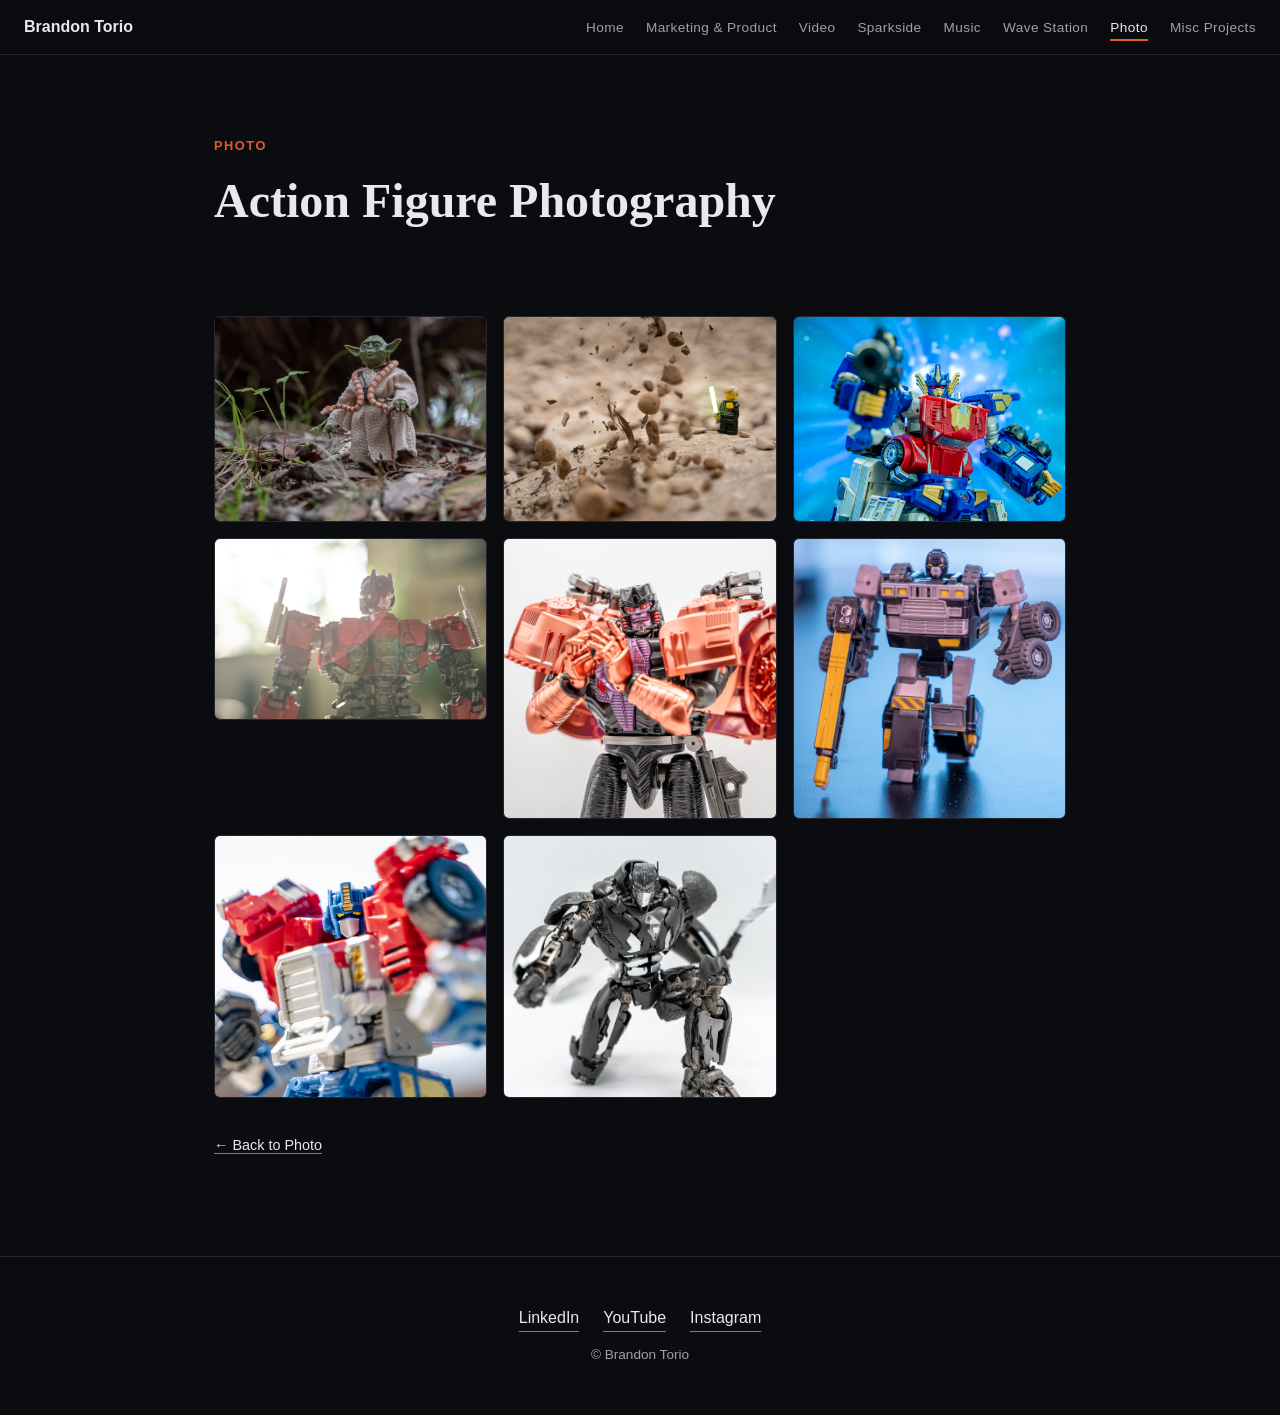
<file: photo-action-figures.html>
<!DOCTYPE html>
<html lang="en">
<head>
<meta charset="UTF-8">
<meta name="viewport" content="width=device-width, initial-scale=1">
<title>Action Figure Photography | Brandon Torio</title>
<meta name="description" content="Action figure photography by Brandon Torio.">
<meta property="og:title" content="Action Figure Photography | Brandon Torio">
<meta property="og:description" content="Action figure photography by Brandon Torio.">
<meta property="og:type" content="website">
<link rel="stylesheet" href="style.css">
</head>
<body>
<nav class="site-nav">
  <a class="brand" href="index.html">Brandon Torio</a>
  <ul><li><a href="index.html">Home</a></li><li><a href="marketing-and-product.html">Marketing &amp; Product</a></li><li><a href="video.html">Video</a></li><li><a href="sparkside.html">Sparkside</a></li><li><a href="music.html">Music</a></li><li><a href="wave-station.html">Wave Station</a></li><li><a class="active" href="photo.html">Photo</a></li><li><a href="misc-projects.html">Misc Projects</a></li></ul>
</nav>
<main>
<header class="page-head"><div class="eyebrow">Photo</div><h1>Action Figure Photography</h1></header>
<section class="wrap"><div class="gallery"><figure><img loading="lazy" src="images/G5t4VCp5FHFC.jpg" alt="Action figure photograph 1"></figure><figure><img loading="lazy" src="images/LFexOmDeX1JA.png" alt="Action figure photograph 2"></figure><figure><img loading="lazy" src="images/5h06bQyzvu-k.png" alt="Action figure photograph 3"></figure><figure><img loading="lazy" src="images/CBwuDGxUod20.png" alt="Action figure photograph 4"></figure><figure><img loading="lazy" src="images/JUo3ixWI39KQ.png" alt="Action figure photograph 5"></figure><figure><img loading="lazy" src="images/bRP3DJ80zR2Y.png" alt="Action figure photograph 6"></figure><figure><img loading="lazy" src="images/E4ct3Kw6223s.png" alt="Action figure photograph 7"></figure><figure><img loading="lazy" src="images/s5FV9jVUycsN.png" alt="Action figure photograph 8"></figure></div><p class="small-note"><a class="textlink" href="photo.html">&larr; Back to Photo</a></p></section>
</main>
<footer>
  <div class="footer-links">
    <a href="https://www.linkedin.com/in/toriobrandon/" target="_blank" rel="noopener">LinkedIn</a>
    <a href="https://www.youtube.com/@sparkside217" target="_blank" rel="noopener">YouTube</a>
    <a href="https://www.instagram.com/sparksideoftheforce/" target="_blank" rel="noopener">Instagram</a>
  </div>
  <p>&copy; Brandon Torio</p>
</footer>
</body>
</html>
</file>
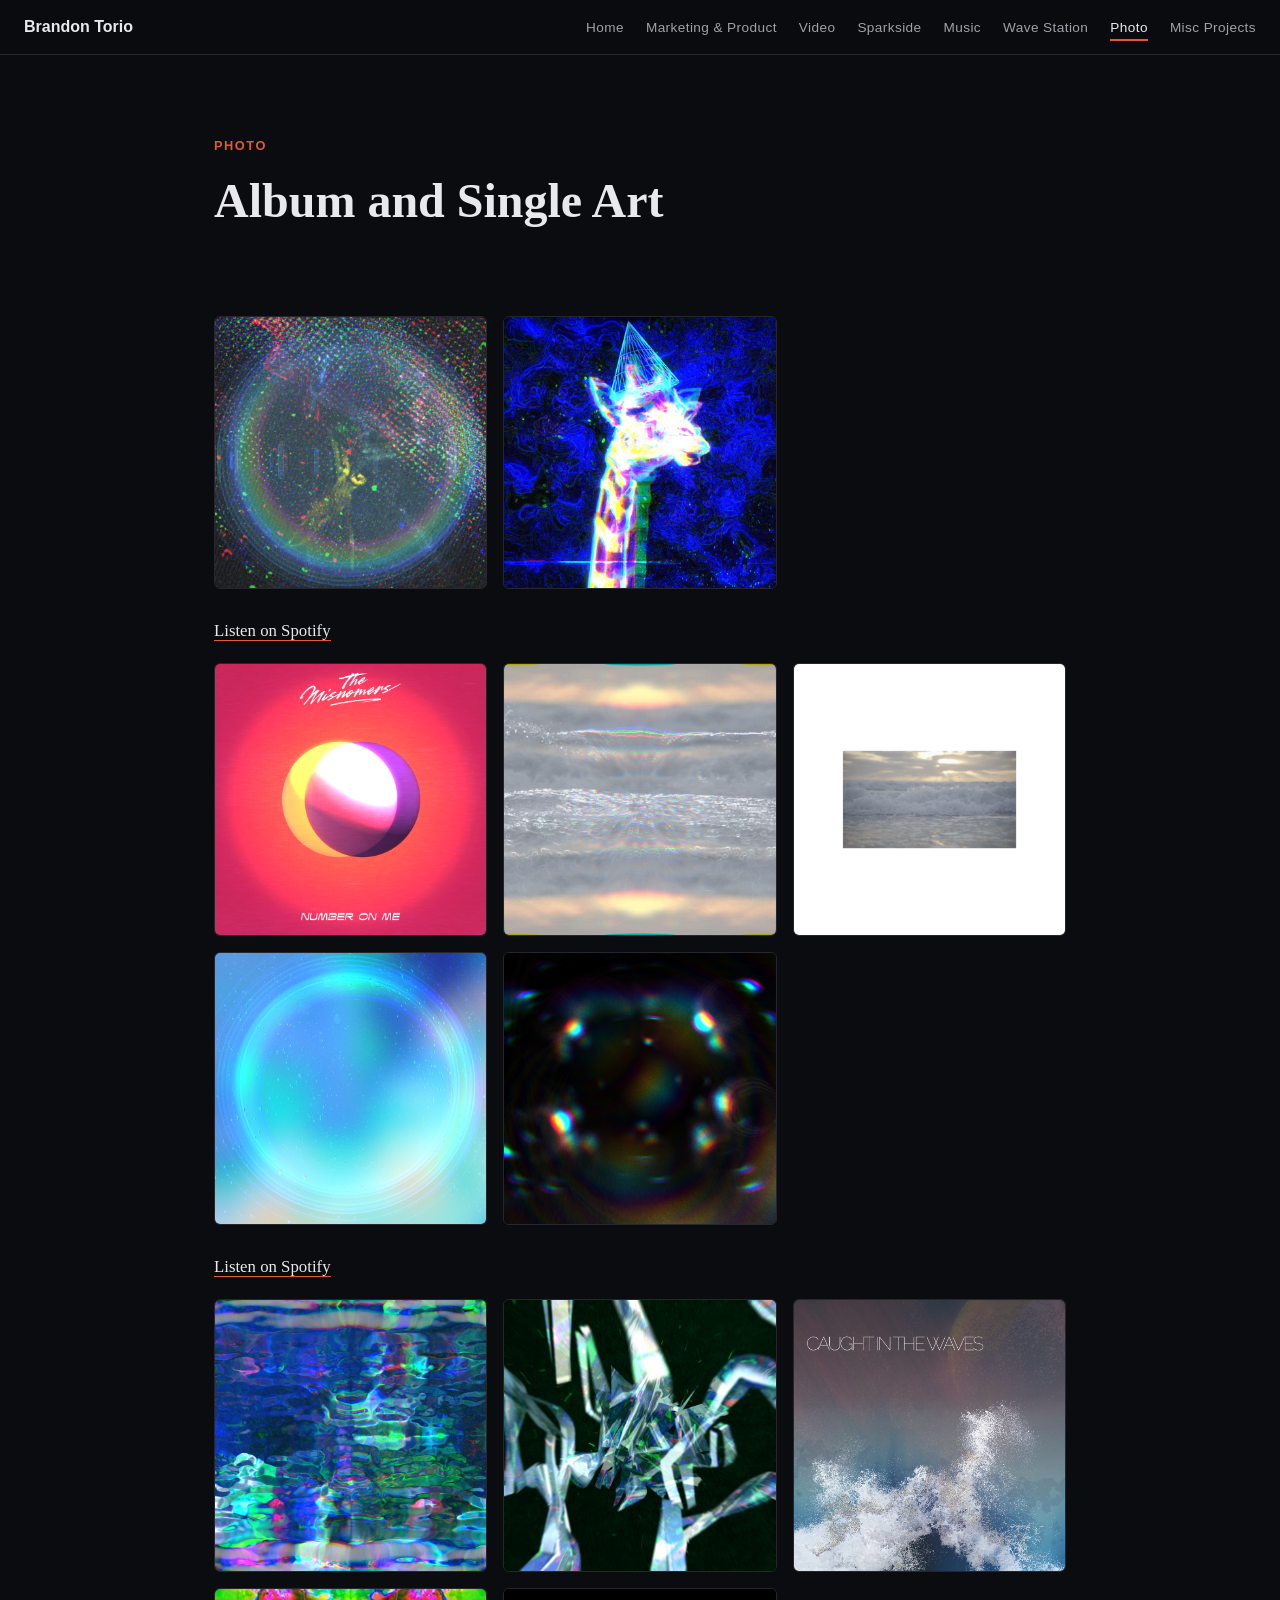
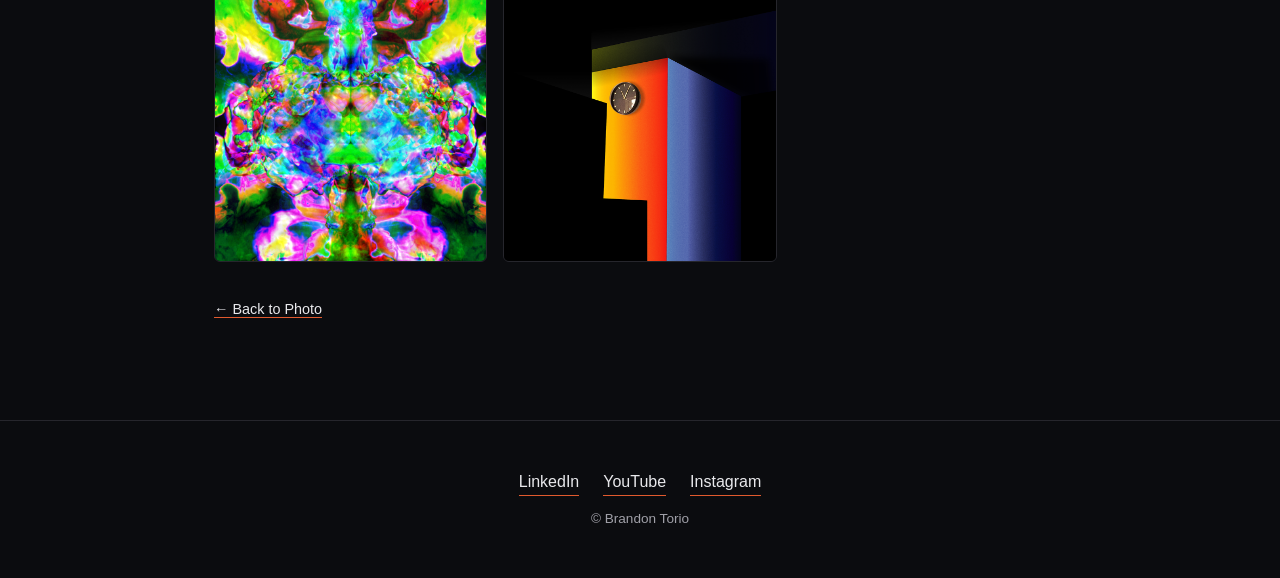
<file: photo-album-art.html>
<!DOCTYPE html>
<html lang="en">
<head>
<meta charset="UTF-8">
<meta name="viewport" content="width=device-width, initial-scale=1">
<title>Album and Single Art | Brandon Torio</title>
<meta name="description" content="Album and single cover art designed by Brandon Torio.">
<meta property="og:title" content="Album and Single Art | Brandon Torio">
<meta property="og:description" content="Album and single cover art designed by Brandon Torio.">
<meta property="og:type" content="website">
<link rel="stylesheet" href="style.css">
</head>
<body>
<nav class="site-nav">
  <a class="brand" href="index.html">Brandon Torio</a>
  <ul><li><a href="index.html">Home</a></li><li><a href="marketing-and-product.html">Marketing &amp; Product</a></li><li><a href="video.html">Video</a></li><li><a href="sparkside.html">Sparkside</a></li><li><a href="music.html">Music</a></li><li><a href="wave-station.html">Wave Station</a></li><li><a class="active" href="photo.html">Photo</a></li><li><a href="misc-projects.html">Misc Projects</a></li></ul>
</nav>
<main>
<header class="page-head"><div class="eyebrow">Photo</div><h1>Album and Single Art</h1></header>

<section class="wrap">
  <div class="gallery"><figure><img loading="lazy" src="images/LdkvCQkxkkRD.png" alt="Album art 1"></figure><figure><img loading="lazy" src="images/AhNsEv9QJsww.png" alt="Album art 2"></figure></div>
  <p><a class="textlink" href="https://open.spotify.com/track/1fOzMzEO4hldmYoVAxdkrI" target="_blank" rel="noopener">Listen on Spotify</a></p>
  <div class="gallery"><figure><img loading="lazy" src="images/oTw8QkG3v33Q.png" alt="Album art 1"></figure><figure><img loading="lazy" src="images/q9V23zMP-mSg.png" alt="Album art 2"></figure><figure><img loading="lazy" src="images/kgmd_MkQWfIZ.png" alt="Album art 3"></figure><figure><img loading="lazy" src="images/mJlSirtJzZYf.png" alt="Album art 4"></figure><figure><img loading="lazy" src="images/wtvzhipDFKAI.png" alt="Album art 5"></figure></div>
  <p><a class="textlink" href="https://open.spotify.com/track/1Jglrh3ymE7lYmMxfVjbjn" target="_blank" rel="noopener">Listen on Spotify</a></p>
  <div class="gallery"><figure><img loading="lazy" src="images/lNCs5eUDequk.png" alt="Album art 1"></figure><figure><img loading="lazy" src="images/5n0nQ1DeCGFY.png" alt="Album art 2"></figure><figure><img loading="lazy" src="images/vLUv7GiTR6t8.png" alt="Album art 3"></figure><figure><img loading="lazy" src="images/pcxvClg5phdQ.png" alt="Album art 4"></figure><figure><img loading="lazy" src="images/JrSQfdV7PitA.png" alt="Album art 5"></figure></div>
  <p class="small-note"><a class="textlink" href="photo.html">&larr; Back to Photo</a></p>
</section>

</main>
<footer>
  <div class="footer-links">
    <a href="https://www.linkedin.com/in/toriobrandon/" target="_blank" rel="noopener">LinkedIn</a>
    <a href="https://www.youtube.com/@sparkside217" target="_blank" rel="noopener">YouTube</a>
    <a href="https://www.instagram.com/sparksideoftheforce/" target="_blank" rel="noopener">Instagram</a>
  </div>
  <p>&copy; Brandon Torio</p>
</footer>
</body>
</html>
</file>
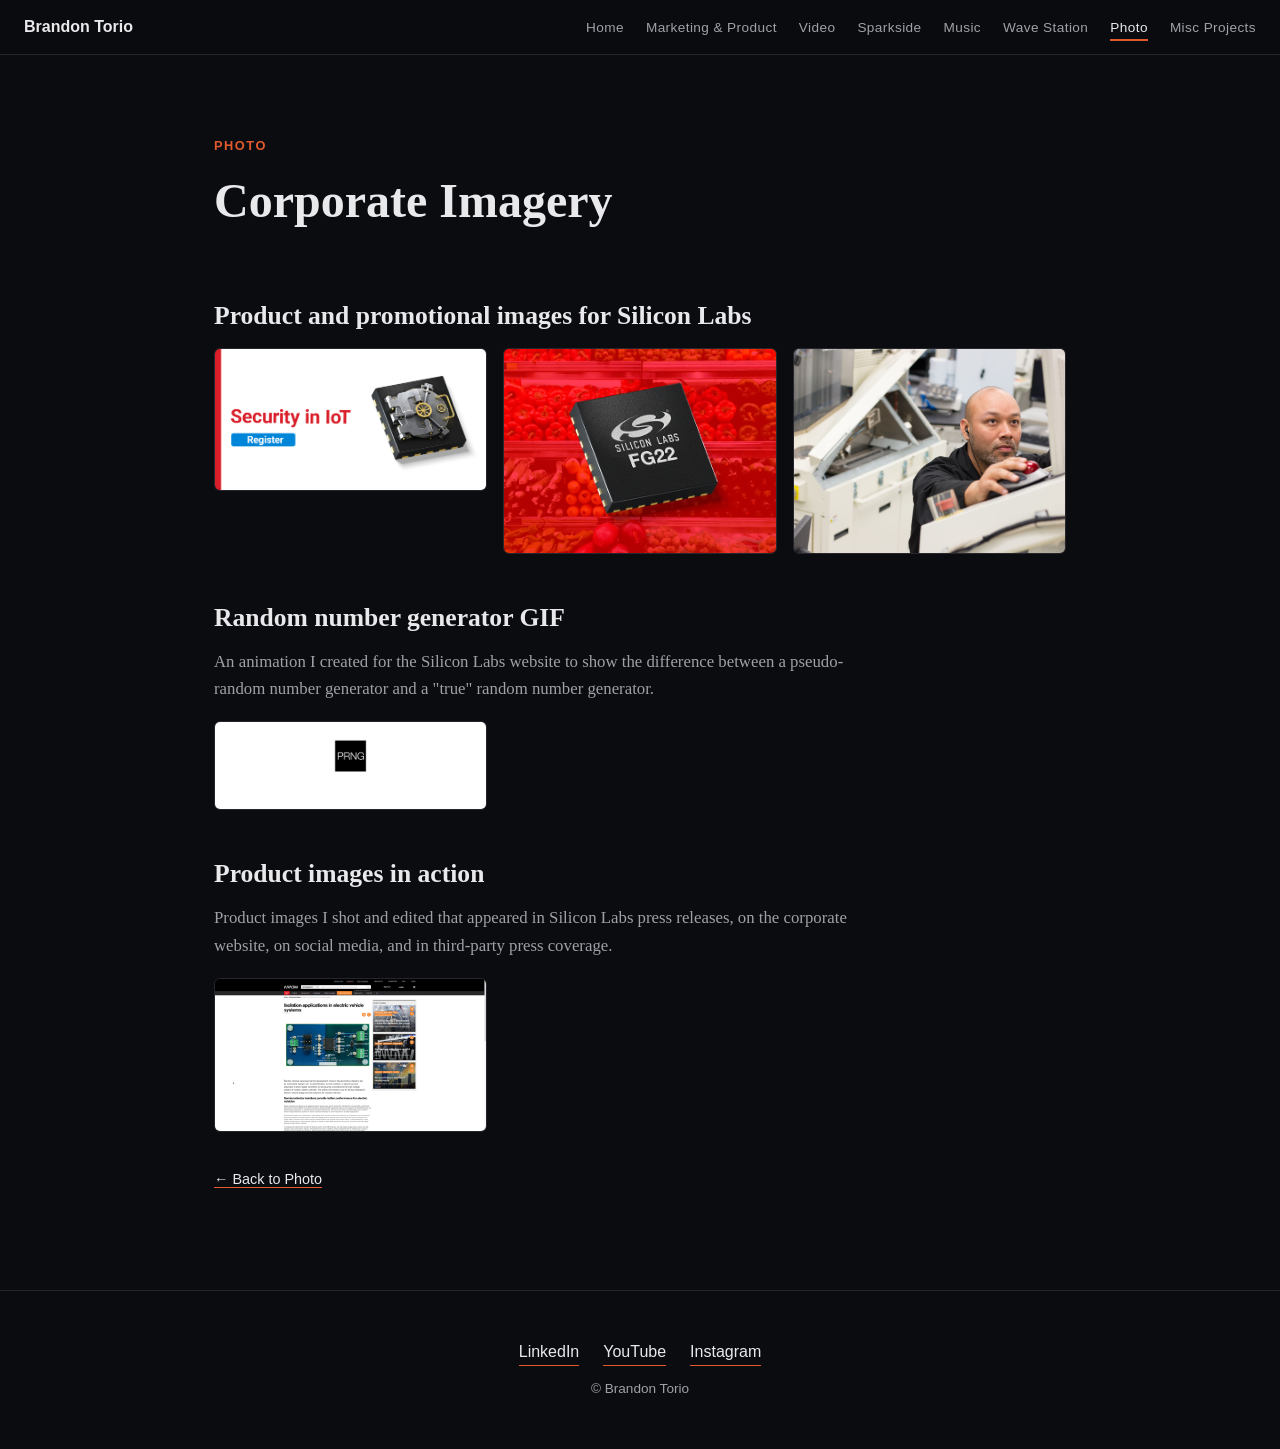
<file: photo-corporate-imagery.html>
<!DOCTYPE html>
<html lang="en">
<head>
<meta charset="UTF-8">
<meta name="viewport" content="width=device-width, initial-scale=1">
<title>Corporate Imagery | Brandon Torio</title>
<meta name="description" content="Corporate product photography and graphics created for Silicon Labs.">
<meta property="og:title" content="Corporate Imagery | Brandon Torio">
<meta property="og:description" content="Corporate product photography and graphics created for Silicon Labs.">
<meta property="og:type" content="website">
<link rel="stylesheet" href="style.css">
</head>
<body>
<nav class="site-nav">
  <a class="brand" href="index.html">Brandon Torio</a>
  <ul><li><a href="index.html">Home</a></li><li><a href="marketing-and-product.html">Marketing &amp; Product</a></li><li><a href="video.html">Video</a></li><li><a href="sparkside.html">Sparkside</a></li><li><a href="music.html">Music</a></li><li><a href="wave-station.html">Wave Station</a></li><li><a class="active" href="photo.html">Photo</a></li><li><a href="misc-projects.html">Misc Projects</a></li></ul>
</nav>
<main>
<header class="page-head"><div class="eyebrow">Photo</div><h1>Corporate Imagery</h1></header>

<section class="wrap">
  <h2>Product and promotional images for Silicon Labs</h2>
  <div class="gallery"><figure><img loading="lazy" src="images/i7618AgfaOeo.png" alt="Silicon Labs product image 1"></figure><figure><img loading="lazy" src="images/5giVshwLQbDs.png" alt="Silicon Labs product image 2"></figure><figure><img loading="lazy" src="images/6pMOiEBatxhX.jpg" alt="Silicon Labs product image 3"></figure></div>
  <h2>Random number generator GIF</h2>
  <p>An animation I created for the Silicon Labs website to show the difference between a pseudo-random number generator and a "true" random number generator.</p>
  <div class="gallery"><figure><img loading="lazy" src="images/E-Opa-O-90c8.gif" alt="Random number generator animation 1"></figure></div>
  <h2>Product images in action</h2>
  <p>Product images I shot and edited that appeared in Silicon Labs press releases, on the corporate website, on social media, and in third-party press coverage.</p>
  <div class="gallery"><figure><img loading="lazy" src="images/w6awBt176UNd.png" alt="Product image in use 1"></figure></div>
  <p class="small-note"><a class="textlink" href="photo.html">&larr; Back to Photo</a></p>
</section>

</main>
<footer>
  <div class="footer-links">
    <a href="https://www.linkedin.com/in/toriobrandon/" target="_blank" rel="noopener">LinkedIn</a>
    <a href="https://www.youtube.com/@sparkside217" target="_blank" rel="noopener">YouTube</a>
    <a href="https://www.instagram.com/sparksideoftheforce/" target="_blank" rel="noopener">Instagram</a>
  </div>
  <p>&copy; Brandon Torio</p>
</footer>
</body>
</html>
</file>
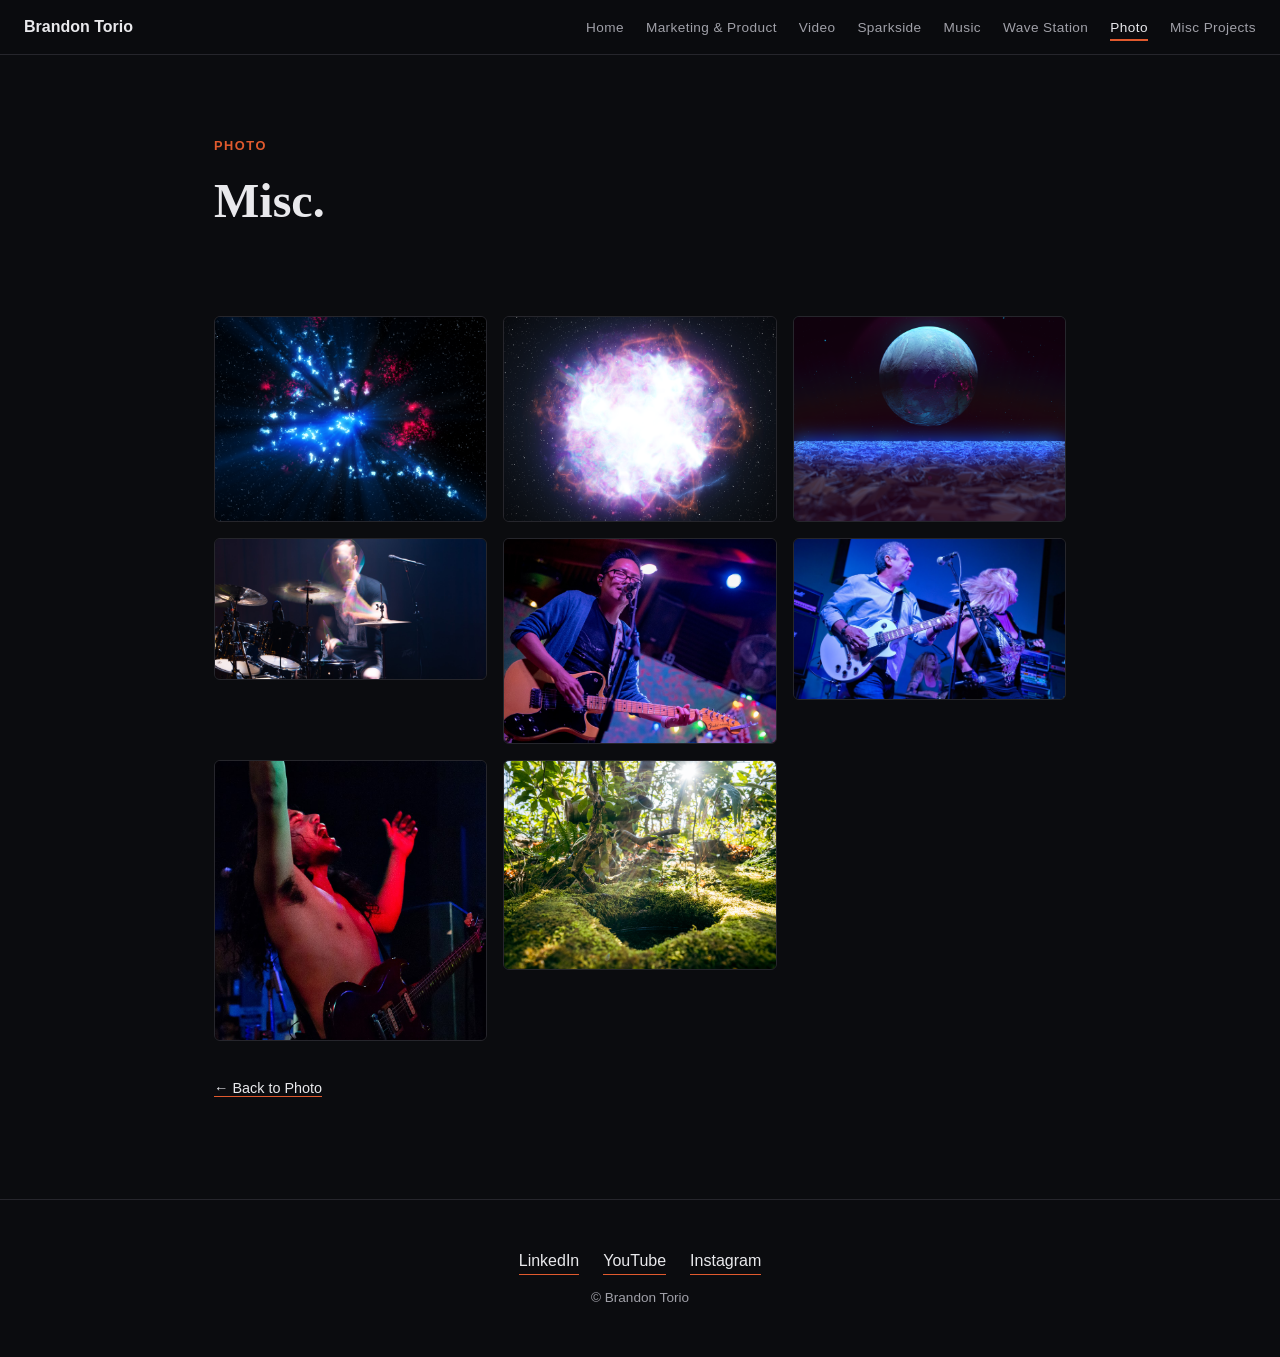
<file: photo-misc.html>
<!DOCTYPE html>
<html lang="en">
<head>
<meta charset="UTF-8">
<meta name="viewport" content="width=device-width, initial-scale=1">
<title>Misc Photography | Brandon Torio</title>
<meta name="description" content="Miscellaneous photography by Brandon Torio.">
<meta property="og:title" content="Misc Photography | Brandon Torio">
<meta property="og:description" content="Miscellaneous photography by Brandon Torio.">
<meta property="og:type" content="website">
<link rel="stylesheet" href="style.css">
</head>
<body>
<nav class="site-nav">
  <a class="brand" href="index.html">Brandon Torio</a>
  <ul><li><a href="index.html">Home</a></li><li><a href="marketing-and-product.html">Marketing &amp; Product</a></li><li><a href="video.html">Video</a></li><li><a href="sparkside.html">Sparkside</a></li><li><a href="music.html">Music</a></li><li><a href="wave-station.html">Wave Station</a></li><li><a class="active" href="photo.html">Photo</a></li><li><a href="misc-projects.html">Misc Projects</a></li></ul>
</nav>
<main>
<header class="page-head"><div class="eyebrow">Photo</div><h1>Misc.</h1></header>
<section class="wrap"><div class="gallery"><figure><img loading="lazy" src="images/QUoYMbHn80Ms.png" alt="Photograph 1"></figure><figure><img loading="lazy" src="images/u_3bIJSxbhHU.png" alt="Photograph 2"></figure><figure><img loading="lazy" src="images/NSIzx4FOEBE8.png" alt="Photograph 3"></figure><figure><img loading="lazy" src="images/00LB6xFFz6_E.jpg" alt="Photograph 4"></figure><figure><img loading="lazy" src="images/VWFmdH9qFgR0.jpg" alt="Photograph 5"></figure><figure><img loading="lazy" src="images/ERQ_s9bqD2HA.jpg" alt="Photograph 6"></figure><figure><img loading="lazy" src="images/qPhszgxPxu8o.jpg" alt="Photograph 7"></figure><figure><img loading="lazy" src="images/fCoVHEs-Q9co.png" alt="Photograph 8"></figure></div><p class="small-note"><a class="textlink" href="photo.html">&larr; Back to Photo</a></p></section>
</main>
<footer>
  <div class="footer-links">
    <a href="https://www.linkedin.com/in/toriobrandon/" target="_blank" rel="noopener">LinkedIn</a>
    <a href="https://www.youtube.com/@sparkside217" target="_blank" rel="noopener">YouTube</a>
    <a href="https://www.instagram.com/sparksideoftheforce/" target="_blank" rel="noopener">Instagram</a>
  </div>
  <p>&copy; Brandon Torio</p>
</footer>
</body>
</html>
</file>
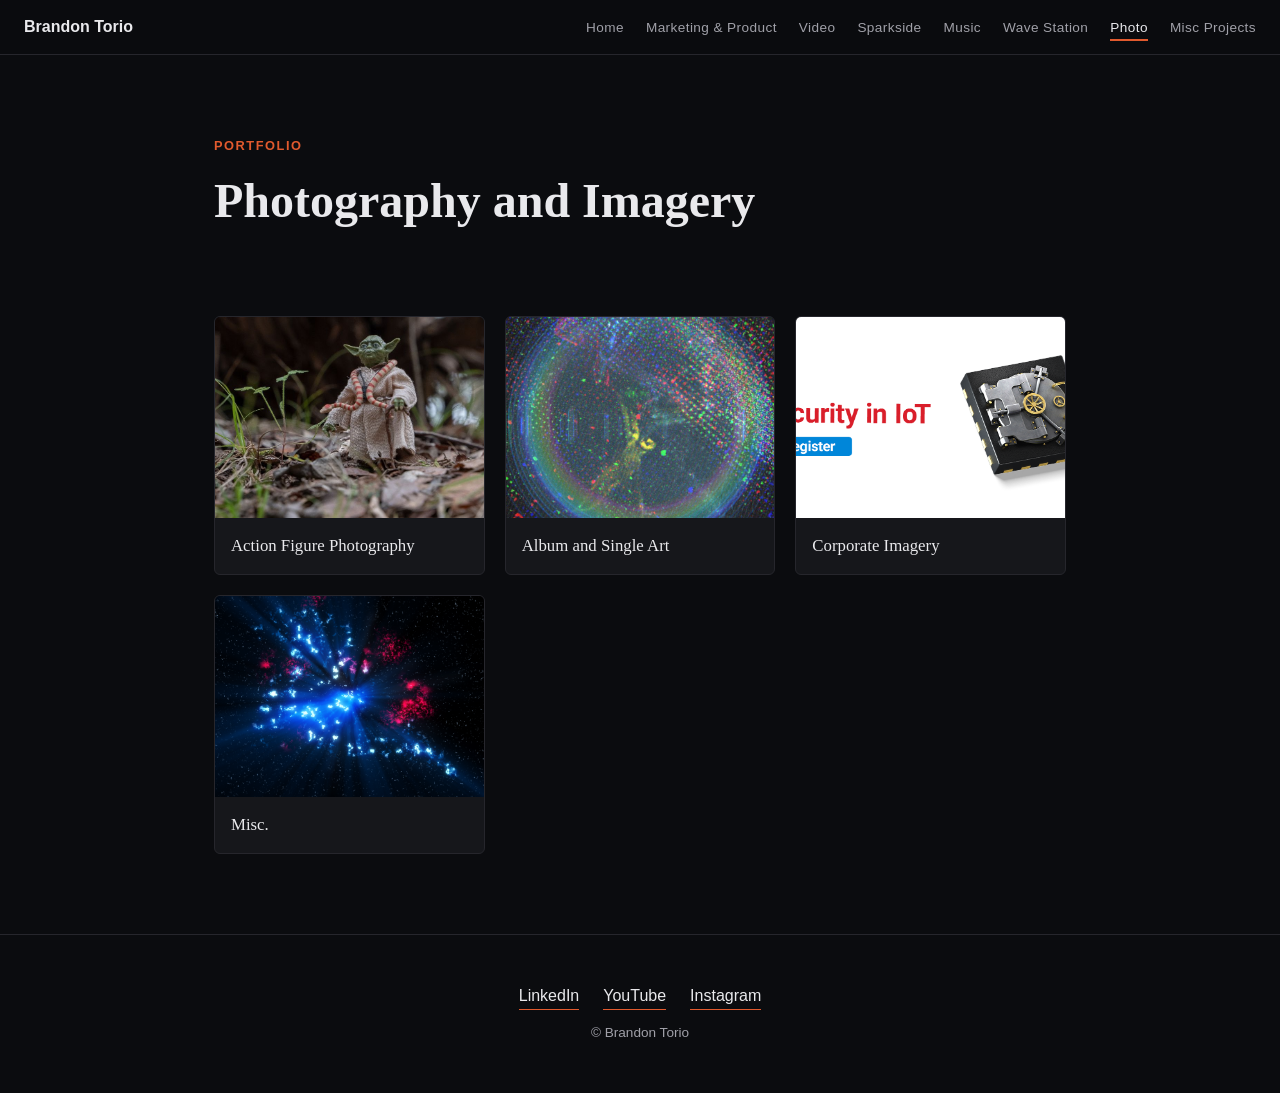
<file: photo.html>
<!DOCTYPE html>
<html lang="en">
<head>
<meta charset="UTF-8">
<meta name="viewport" content="width=device-width, initial-scale=1">
<title>Photo | Brandon Torio</title>
<meta name="description" content="Photography and imagery: action figure photography, album and single art, and corporate imagery.">
<meta property="og:title" content="Photo | Brandon Torio">
<meta property="og:description" content="Photography and imagery: action figure photography, album and single art, and corporate imagery.">
<meta property="og:type" content="website">
<link rel="stylesheet" href="style.css">
</head>
<body>
<nav class="site-nav">
  <a class="brand" href="index.html">Brandon Torio</a>
  <ul><li><a href="index.html">Home</a></li><li><a href="marketing-and-product.html">Marketing &amp; Product</a></li><li><a href="video.html">Video</a></li><li><a href="sparkside.html">Sparkside</a></li><li><a href="music.html">Music</a></li><li><a href="wave-station.html">Wave Station</a></li><li><a class="active" href="photo.html">Photo</a></li><li><a href="misc-projects.html">Misc Projects</a></li></ul>
</nav>
<main>
<header class="page-head"><div class="eyebrow">Portfolio</div><h1>Photography and Imagery</h1></header>

<section class="wrap">
  <div class="tiles">
    <a class="tile" href="photo-action-figures.html"><figure><img loading="lazy" src="images/G5t4VCp5FHFC.jpg" alt="Action figure photography preview"></figure><span>Action Figure Photography</span></a>
    <a class="tile" href="photo-album-art.html"><figure><img loading="lazy" src="images/LdkvCQkxkkRD.png" alt="Album and single art preview"></figure><span>Album and Single Art</span></a>
    <a class="tile" href="photo-corporate-imagery.html"><figure><img loading="lazy" src="images/i7618AgfaOeo.png" alt="Corporate imagery preview"></figure><span>Corporate Imagery</span></a>
    <a class="tile" href="photo-misc.html"><figure><img loading="lazy" src="images/QUoYMbHn80Ms.png" alt="Miscellaneous photography preview"></figure><span>Misc.</span></a>
  </div>
</section>

</main>
<footer>
  <div class="footer-links">
    <a href="https://www.linkedin.com/in/toriobrandon/" target="_blank" rel="noopener">LinkedIn</a>
    <a href="https://www.youtube.com/@sparkside217" target="_blank" rel="noopener">YouTube</a>
    <a href="https://www.instagram.com/sparksideoftheforce/" target="_blank" rel="noopener">Instagram</a>
  </div>
  <p>&copy; Brandon Torio</p>
</footer>
</body>
</html>
</file>
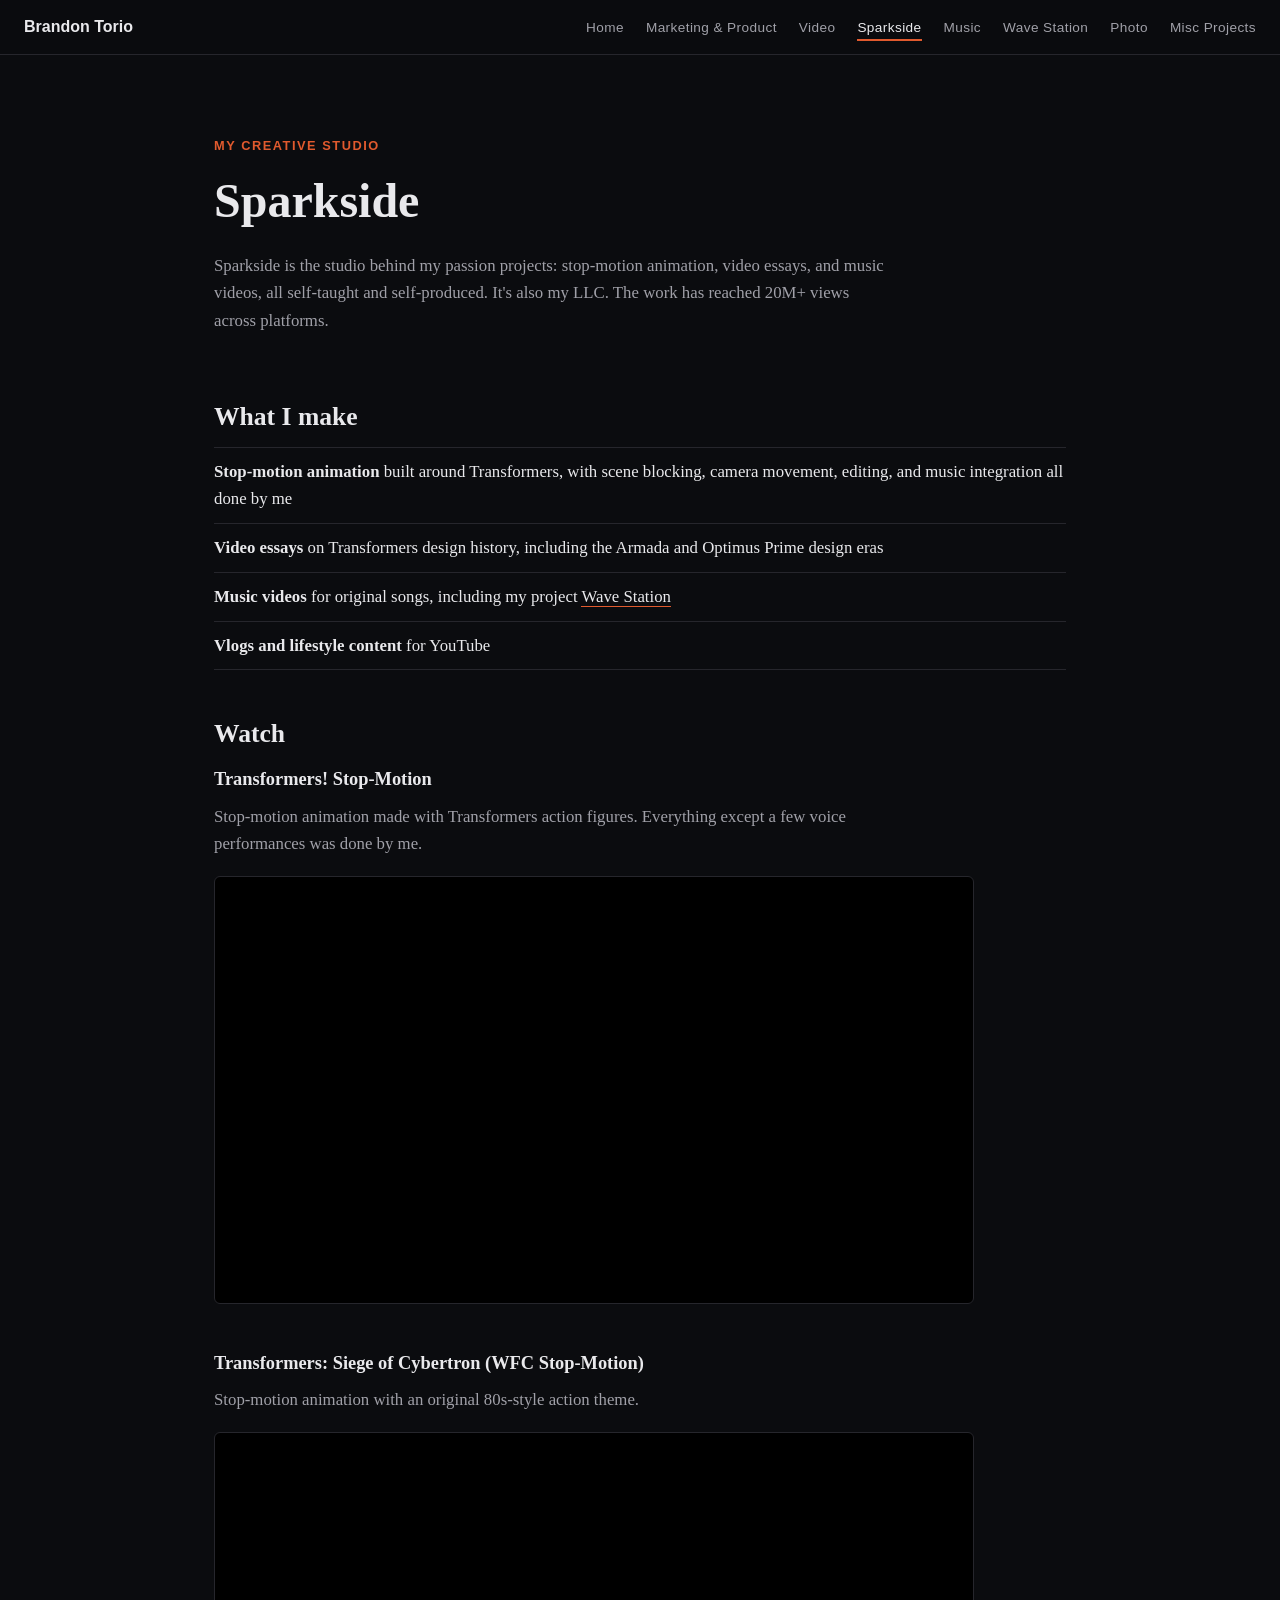
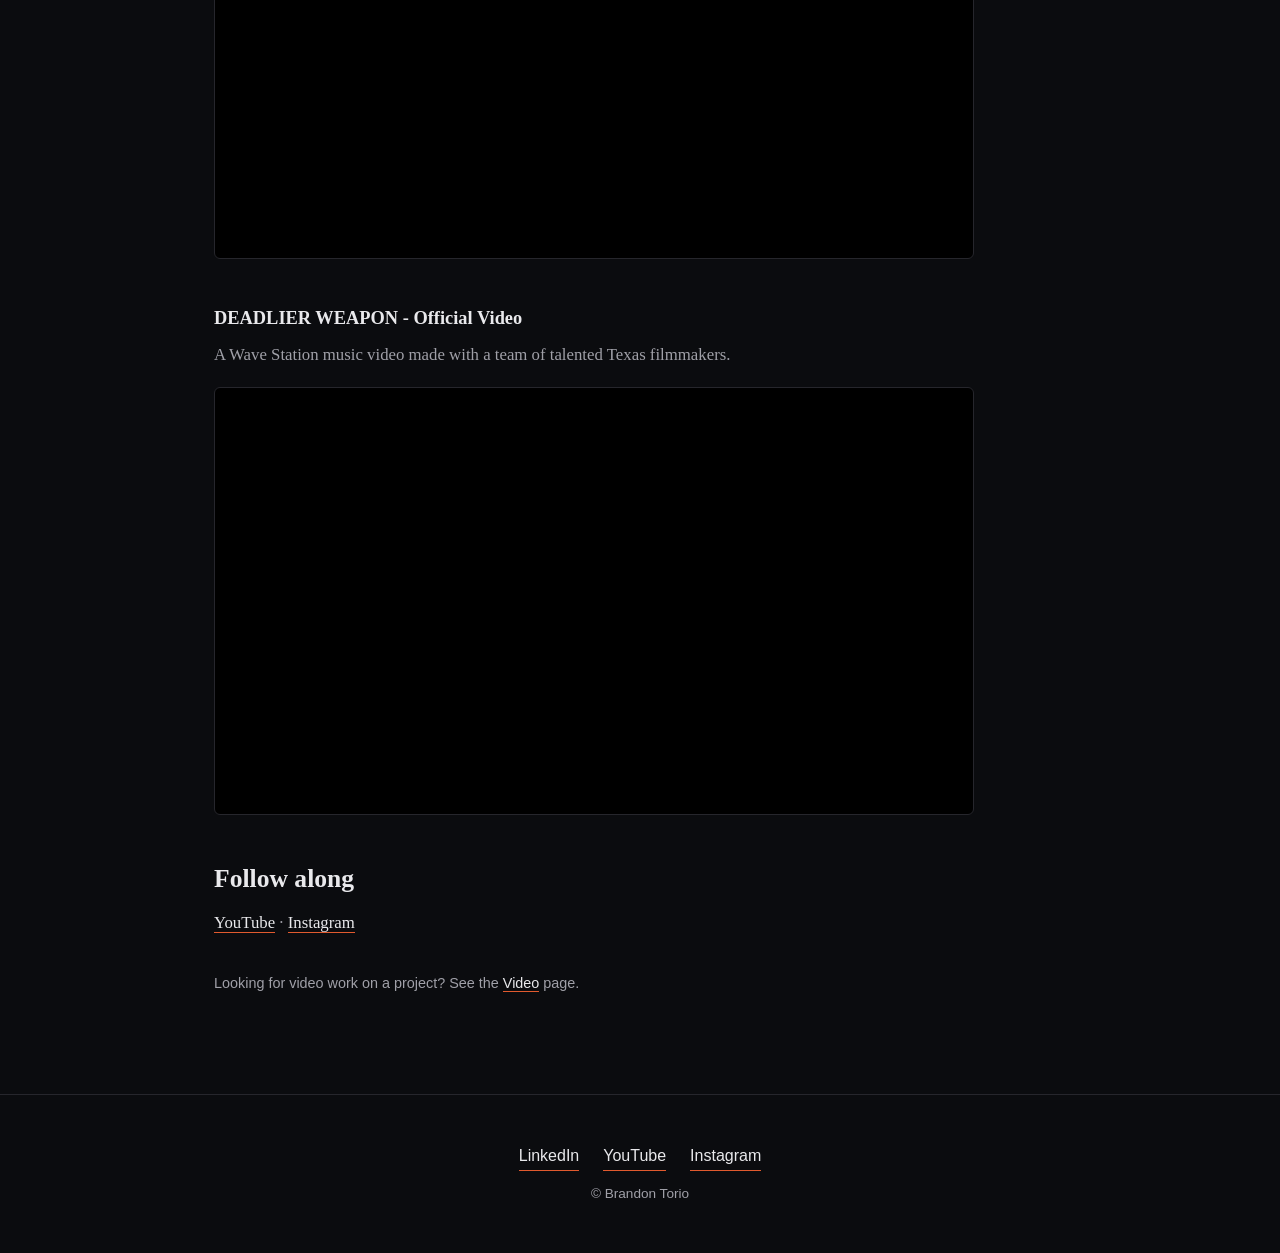
<file: sparkside.html>
<!DOCTYPE html>
<html lang="en">
<head>
<meta charset="UTF-8">
<meta name="viewport" content="width=device-width, initial-scale=1">
<title>Sparkside | Brandon Torio</title>
<meta name="description" content="Sparkside: the creative studio behind Brandon Torio's stop-motion animation, video essays, and music videos.">
<meta property="og:title" content="Sparkside | Brandon Torio">
<meta property="og:description" content="Sparkside: the creative studio behind Brandon Torio's stop-motion animation, video essays, and music videos.">
<meta property="og:type" content="website">
<link rel="stylesheet" href="style.css">
</head>
<body>
<nav class="site-nav">
  <a class="brand" href="index.html">Brandon Torio</a>
  <ul><li><a href="index.html">Home</a></li><li><a href="marketing-and-product.html">Marketing &amp; Product</a></li><li><a href="video.html">Video</a></li><li><a class="active" href="sparkside.html">Sparkside</a></li><li><a href="music.html">Music</a></li><li><a href="wave-station.html">Wave Station</a></li><li><a href="photo.html">Photo</a></li><li><a href="misc-projects.html">Misc Projects</a></li></ul>
</nav>
<main>
<header class="page-head"><div class="eyebrow">My creative studio</div><h1>Sparkside</h1><p>Sparkside is the studio behind my passion projects: stop-motion animation, video essays, and music videos, all self-taught and self-produced. It's also my LLC. The work has reached 20M+ views across platforms.</p></header>
<section class="wrap">
  <h2>What I make</h2>
  <ul class="plain-list">
    <li><strong>Stop-motion animation</strong> built around Transformers, with scene blocking, camera movement, editing, and music integration all done by me</li>
    <li><strong>Video essays</strong> on Transformers design history, including the Armada and Optimus Prime design eras</li>
    <li><strong>Music videos</strong> for original songs, including my project <a class="textlink" href="wave-station.html">Wave Station</a></li>
    <li><strong>Vlogs and lifestyle content</strong> for YouTube</li>
  </ul>

  <h2>Watch</h2>
  <div class="video-item"><h3>Transformers! Stop-Motion</h3><p>Stop-motion animation made with Transformers action figures. Everything except a few voice performances was done by me.</p><div class="embed"><iframe src="https://www.youtube.com/embed/dc1lpRgWy5w" title="Transformers! Stop-Motion" loading="lazy" allow="accelerometer; autoplay; clipboard-write; encrypted-media; gyroscope; picture-in-picture" allowfullscreen></iframe></div></div>
  <div class="video-item"><h3>Transformers: Siege of Cybertron (WFC Stop-Motion)</h3><p>Stop-motion animation with an original 80s-style action theme.</p><div class="embed"><iframe src="https://www.youtube.com/embed/ux6uBcijKkU" title="Transformers: Siege of Cybertron (WFC Stop-Motion)" loading="lazy" allow="accelerometer; autoplay; clipboard-write; encrypted-media; gyroscope; picture-in-picture" allowfullscreen></iframe></div></div>
  <div class="video-item"><h3>DEADLIER WEAPON - Official Video</h3><p>A Wave Station music video made with a team of talented Texas filmmakers.</p><div class="embed"><iframe src="https://www.youtube.com/embed/5qeLmRd4pHE" title="DEADLIER WEAPON - Official Video" loading="lazy" allow="accelerometer; autoplay; clipboard-write; encrypted-media; gyroscope; picture-in-picture" allowfullscreen></iframe></div></div>

  <h2>Follow along</h2>
  <p><a class="textlink" href="https://www.youtube.com/@sparkside217" target="_blank" rel="noopener">YouTube</a> &middot; <a class="textlink" href="https://www.instagram.com/sparksideoftheforce/" target="_blank" rel="noopener">Instagram</a></p>
  <p class="small-note">Looking for video work on a project? See the <a class="textlink" href="video.html">Video</a> page.</p>
</section>
</main>
<footer>
  <div class="footer-links">
    <a href="https://www.linkedin.com/in/toriobrandon/" target="_blank" rel="noopener">LinkedIn</a>
    <a href="https://www.youtube.com/@sparkside217" target="_blank" rel="noopener">YouTube</a>
    <a href="https://www.instagram.com/sparksideoftheforce/" target="_blank" rel="noopener">Instagram</a>
  </div>
  <p>&copy; Brandon Torio</p>
</footer>
</body>
</html>
</file>
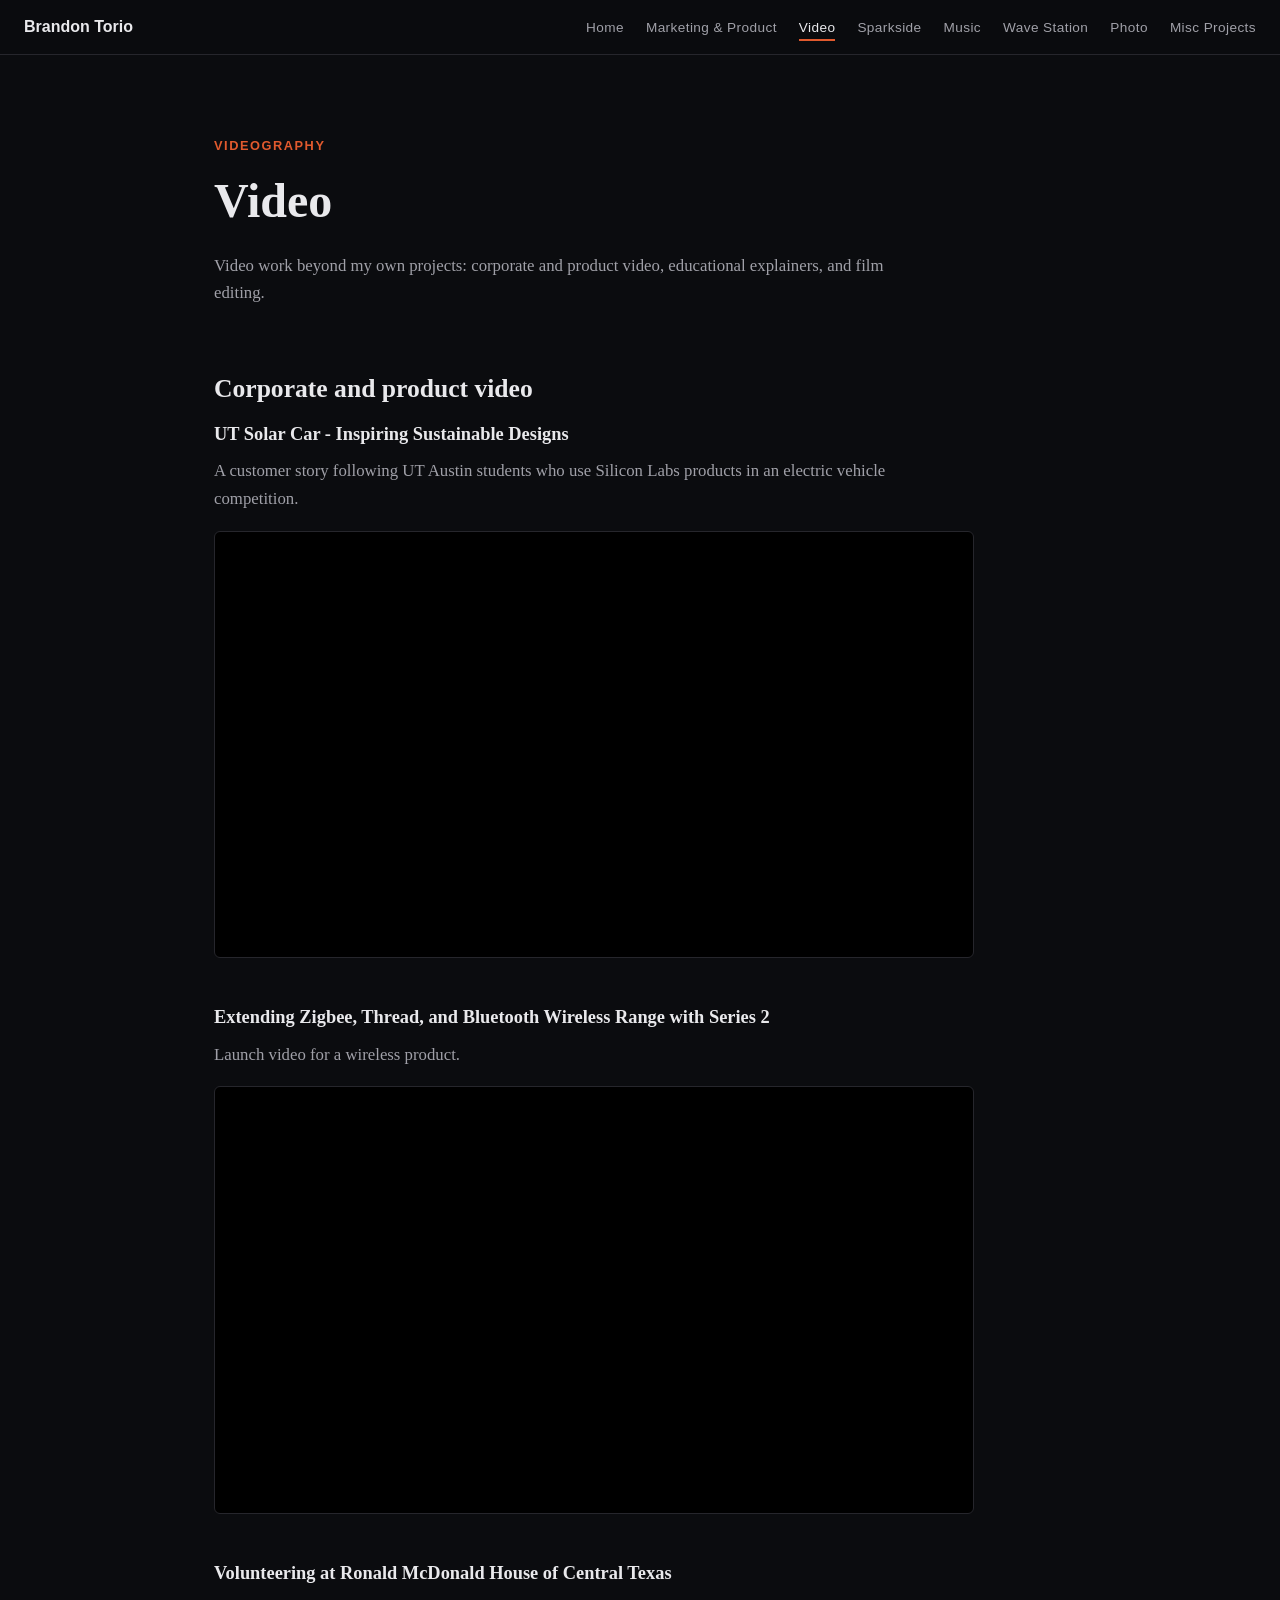
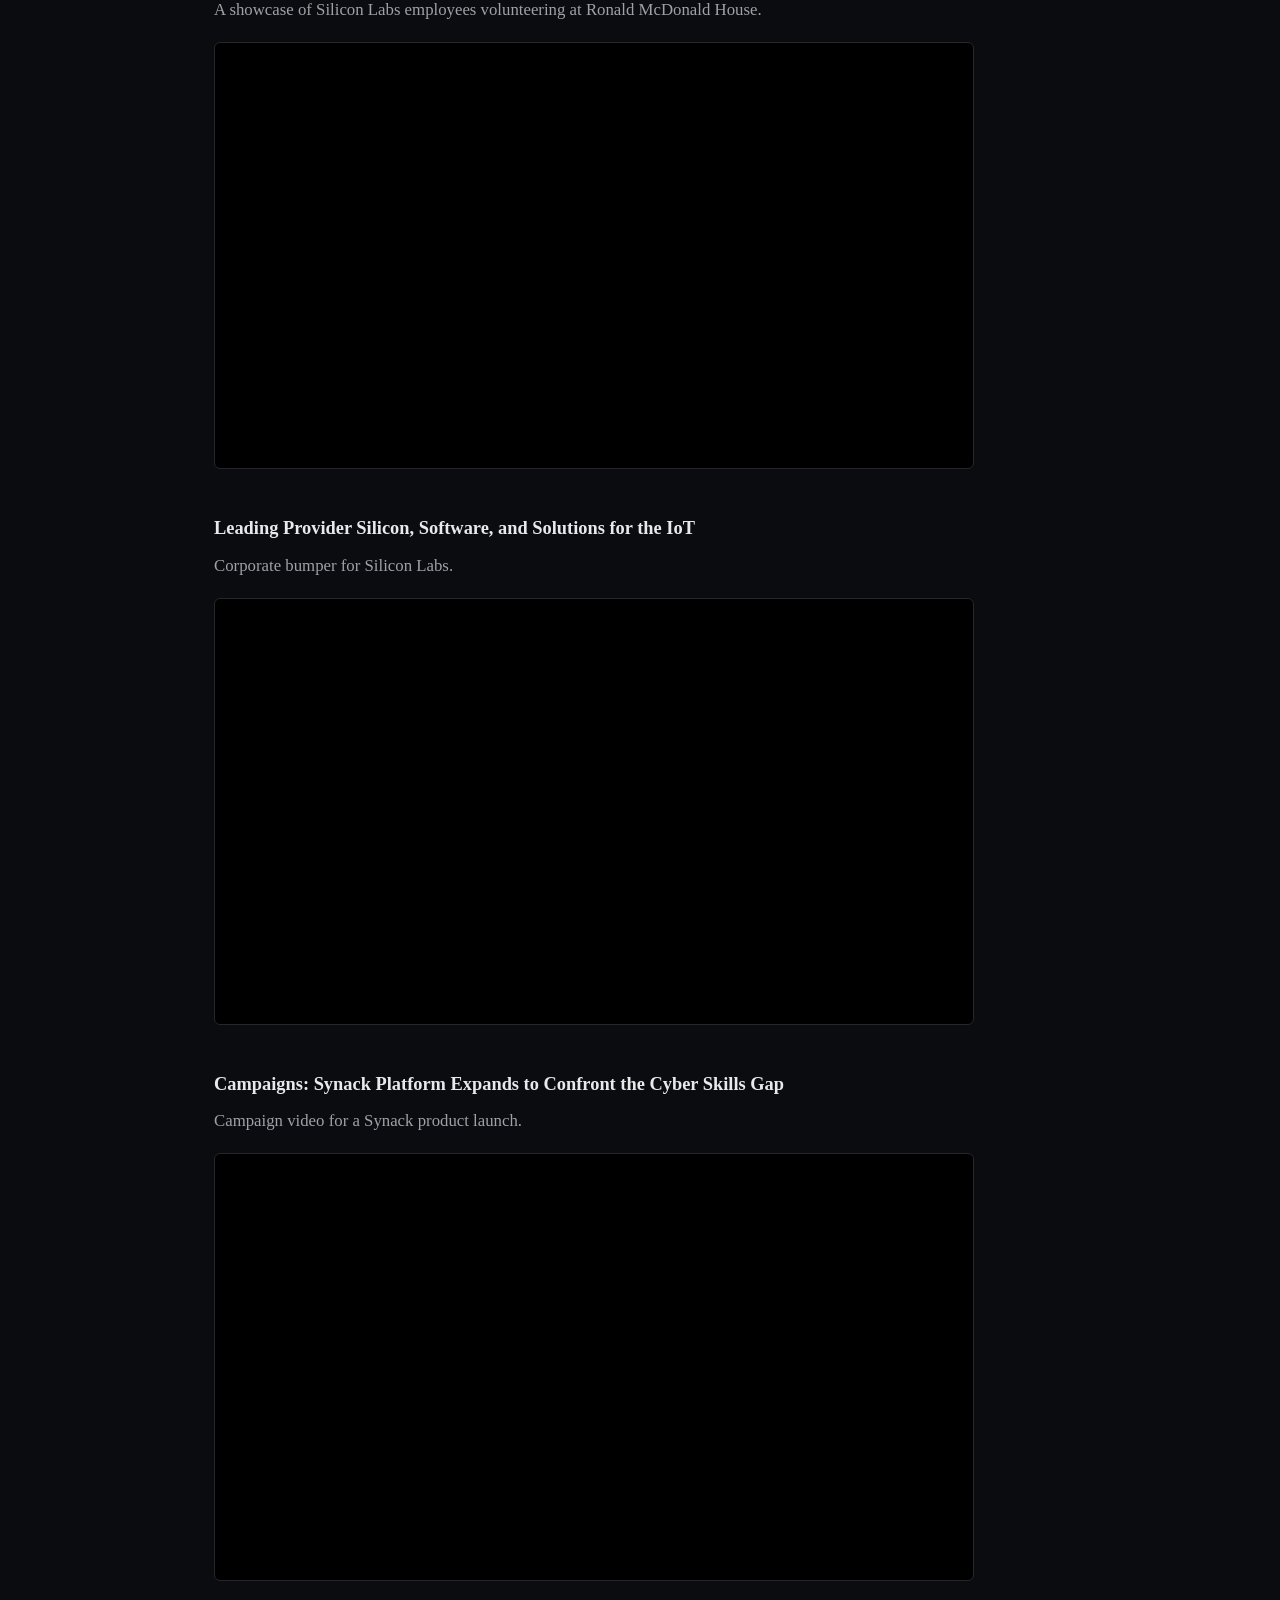
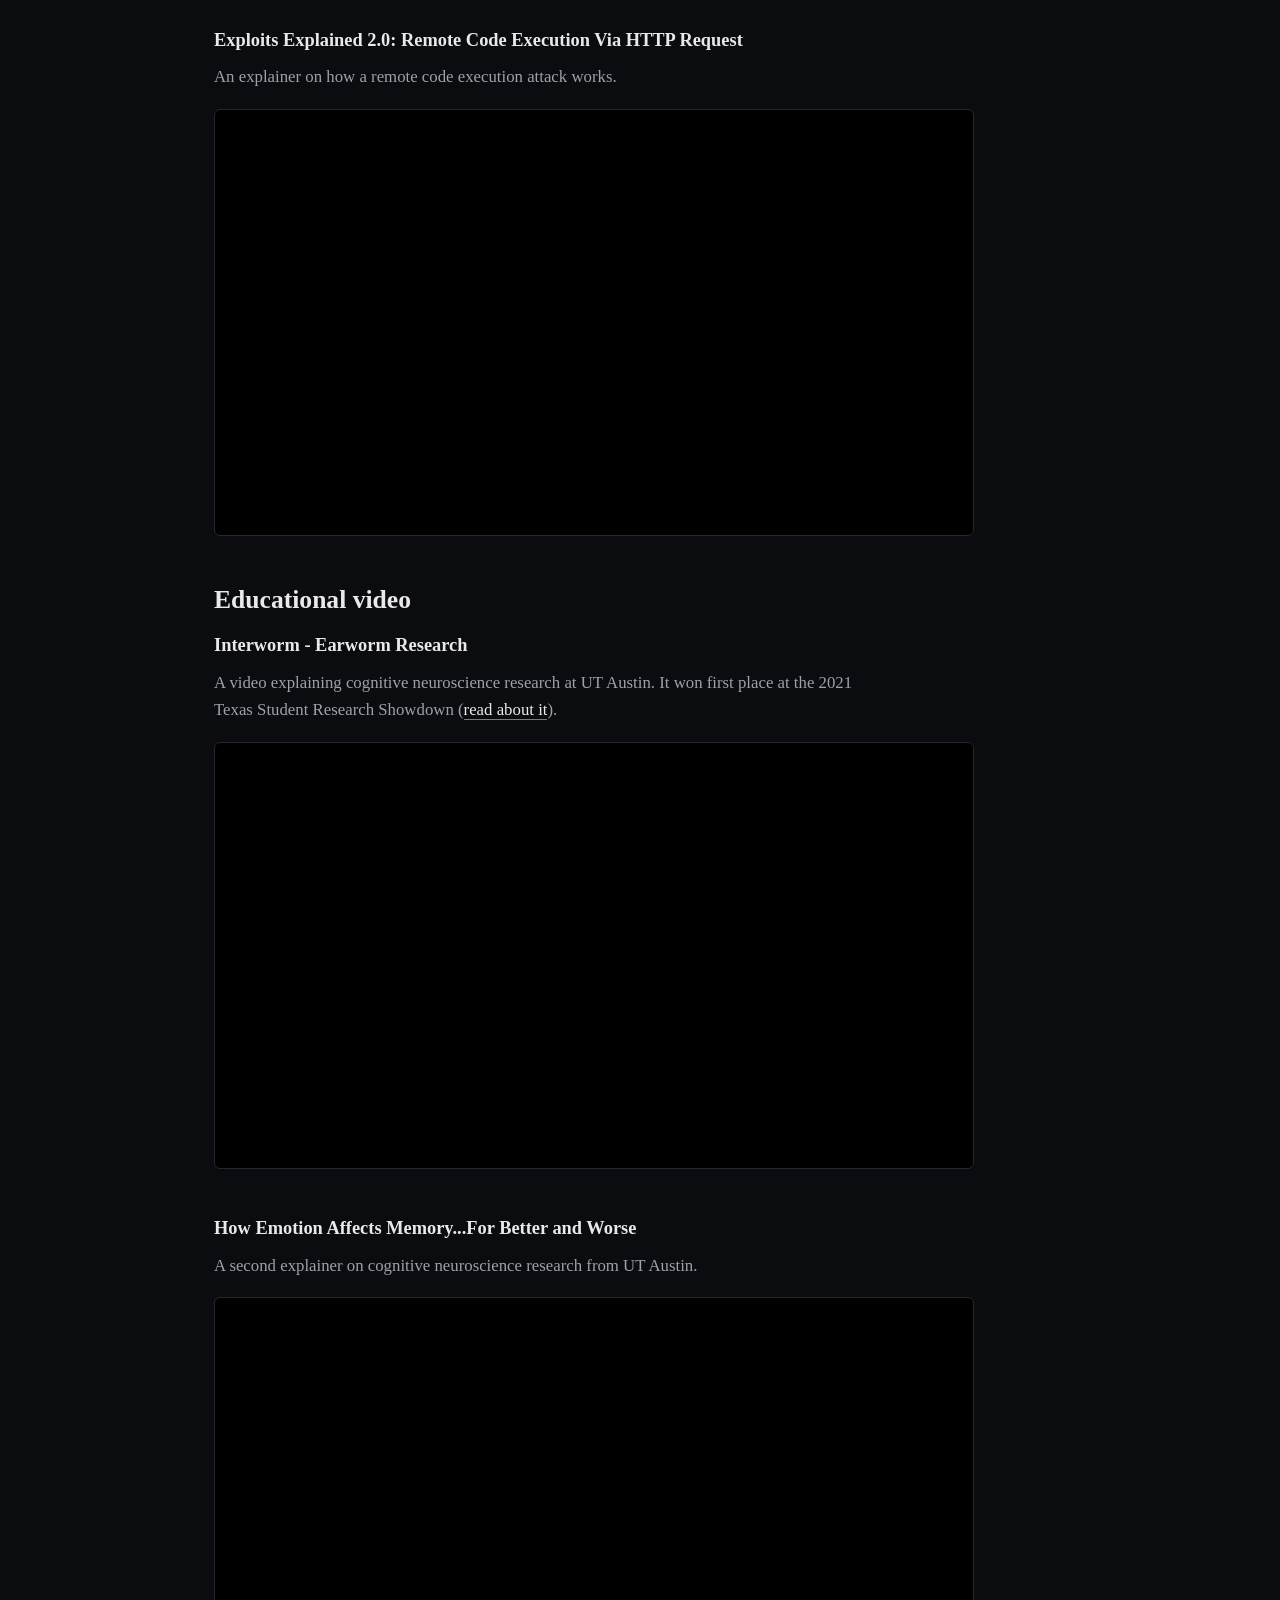
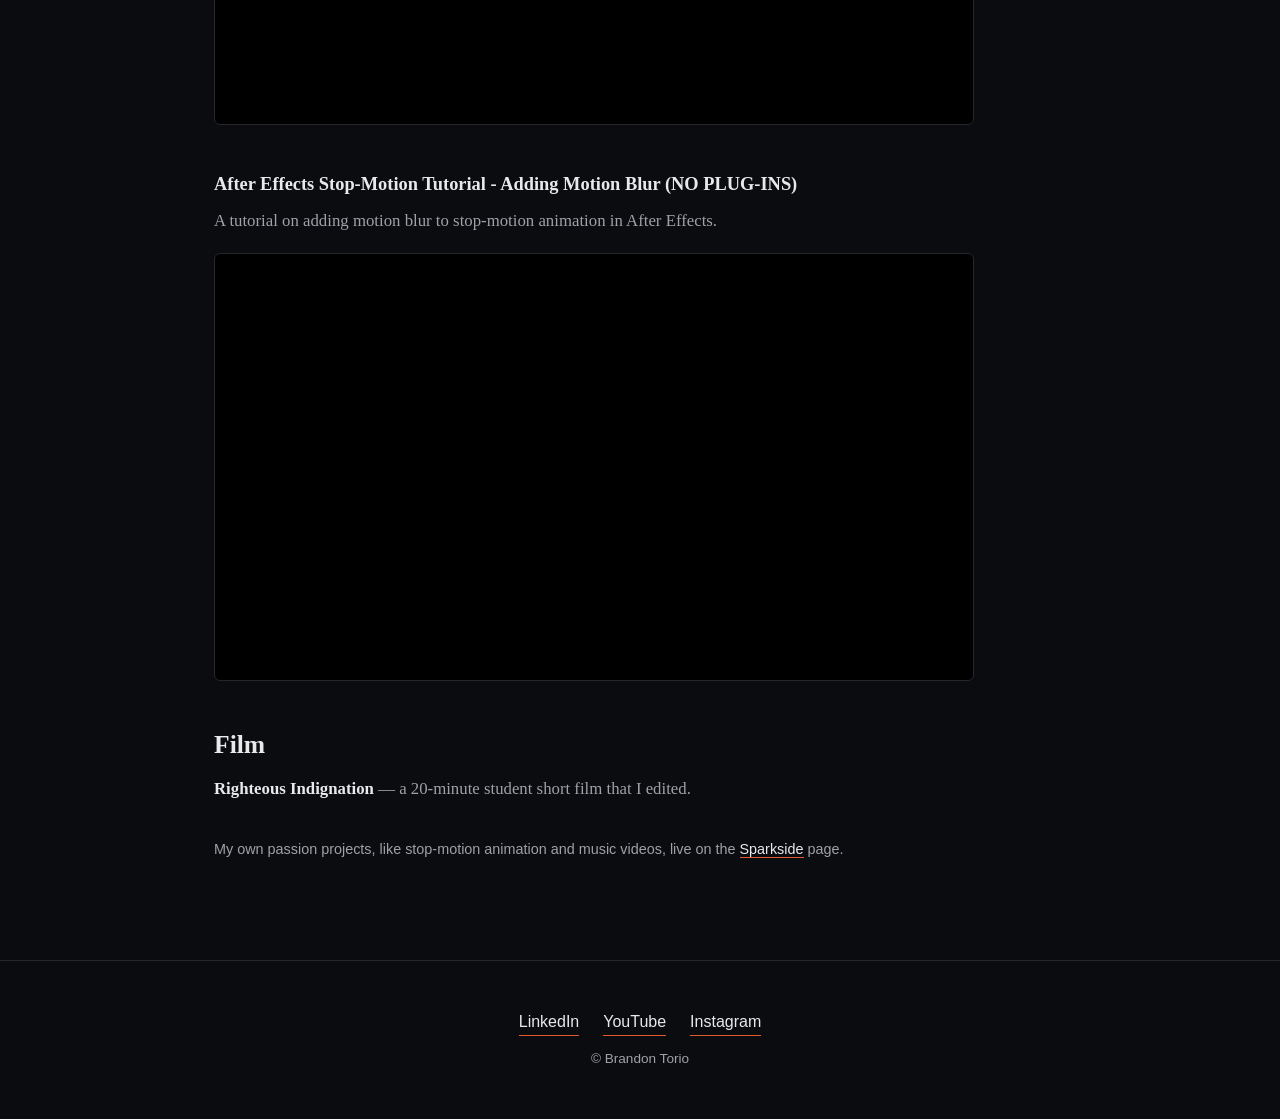
<file: video.html>
<!DOCTYPE html>
<html lang="en">
<head>
<meta charset="UTF-8">
<meta name="viewport" content="width=device-width, initial-scale=1">
<title>Video | Brandon Torio</title>
<meta name="description" content="Video work: corporate and product video, educational explainers, and film editing.">
<meta property="og:title" content="Video | Brandon Torio">
<meta property="og:description" content="Video work: corporate and product video, educational explainers, stop-motion animation, and film editing.">
<meta property="og:type" content="website">
<link rel="stylesheet" href="style.css">
</head>
<body>
<nav class="site-nav">
  <a class="brand" href="index.html">Brandon Torio</a>
  <ul><li><a href="index.html">Home</a></li><li><a href="marketing-and-product.html">Marketing &amp; Product</a></li><li><a class="active" href="video.html">Video</a></li><li><a href="sparkside.html">Sparkside</a></li><li><a href="music.html">Music</a></li><li><a href="wave-station.html">Wave Station</a></li><li><a href="photo.html">Photo</a></li><li><a href="misc-projects.html">Misc Projects</a></li></ul>
</nav>
<main>
<header class="page-head"><div class="eyebrow">Videography</div><h1>Video</h1><p>Video work beyond my own projects: corporate and product video, educational explainers, and film editing.</p></header>

<section class="wrap">
  <h2>Corporate and product video</h2>
  <div class="video-item"><h3>UT Solar Car - Inspiring Sustainable Designs</h3><p>A customer story following UT Austin students who use Silicon Labs products in an electric vehicle competition.</p><div class="embed"><iframe src="https://www.youtube.com/embed/lyeDPmzjJpA" title="UT Solar Car - Inspiring Sustainable Designs" loading="lazy" allow="accelerometer; autoplay; clipboard-write; encrypted-media; gyroscope; picture-in-picture" allowfullscreen></iframe></div></div>
  <div class="video-item"><h3>Extending Zigbee, Thread, and Bluetooth Wireless Range with Series 2</h3><p>Launch video for a wireless product.</p><div class="embed"><iframe src="https://www.youtube.com/embed/Lzf6MBNLU9Y" title="Extending Zigbee, Thread, and Bluetooth Wireless Range with Series 2" loading="lazy" allow="accelerometer; autoplay; clipboard-write; encrypted-media; gyroscope; picture-in-picture" allowfullscreen></iframe></div></div>
  <div class="video-item"><h3>Volunteering at Ronald McDonald House of Central Texas</h3><p>A showcase of Silicon Labs employees volunteering at Ronald McDonald House.</p><div class="embed"><iframe src="https://www.youtube.com/embed/AymS2afNT_4" title="Volunteering at Ronald McDonald House of Central Texas" loading="lazy" allow="accelerometer; autoplay; clipboard-write; encrypted-media; gyroscope; picture-in-picture" allowfullscreen></iframe></div></div>
  <div class="video-item"><h3>Leading Provider Silicon, Software, and Solutions for the IoT</h3><p>Corporate bumper for Silicon Labs.</p><div class="embed"><iframe src="https://www.youtube.com/embed/ZDKMPF0eLPo" title="Leading Provider Silicon, Software, and Solutions for the IoT" loading="lazy" allow="accelerometer; autoplay; clipboard-write; encrypted-media; gyroscope; picture-in-picture" allowfullscreen></iframe></div></div>
  <div class="video-item"><h3>Campaigns: Synack Platform Expands to Confront the Cyber Skills Gap</h3><p>Campaign video for a Synack product launch.</p><div class="embed"><iframe src="https://www.youtube.com/embed/X3HCeFKj7MA" title="Campaigns: Synack Platform Expands to Confront the Cyber Skills Gap" loading="lazy" allow="accelerometer; autoplay; clipboard-write; encrypted-media; gyroscope; picture-in-picture" allowfullscreen></iframe></div></div>
  <div class="video-item"><h3>Exploits Explained 2.0: Remote Code Execution Via HTTP Request</h3><p>An explainer on how a remote code execution attack works.</p><div class="embed"><iframe src="https://www.youtube.com/embed/lN7AALWXUbo" title="Exploits Explained 2.0: Remote Code Execution Via HTTP Request" loading="lazy" allow="accelerometer; autoplay; clipboard-write; encrypted-media; gyroscope; picture-in-picture" allowfullscreen></iframe></div></div>

  <h2>Educational video</h2>
  <div class="video-item"><h3>Interworm - Earworm Research</h3><p>A video explaining cognitive neuroscience research at UT Austin. It won first place at the 2021 Texas Student Research Showdown (<a class="textlink" href="https://thedailytexan.com/2021/04/04/earworm-virtual-reality-projects-win-top-prizes-at-2021-texas-research-showdown/" target="_blank" rel="noopener">read about it</a>).</p><div class="embed"><iframe src="https://www.youtube.com/embed/Lj7jyQGZDpk" title="Interworm - Earworm Research" loading="lazy" allow="accelerometer; autoplay; clipboard-write; encrypted-media; gyroscope; picture-in-picture" allowfullscreen></iframe></div></div>
  <div class="video-item"><h3>How Emotion Affects Memory...For Better and Worse</h3><p>A second explainer on cognitive neuroscience research from UT Austin.</p><div class="embed"><iframe src="https://www.youtube.com/embed/z6aKMD7Qpi8" title="How Emotion Affects Memory...For Better and Worse" loading="lazy" allow="accelerometer; autoplay; clipboard-write; encrypted-media; gyroscope; picture-in-picture" allowfullscreen></iframe></div></div>
  <div class="video-item"><h3>After Effects Stop-Motion Tutorial - Adding Motion Blur (NO PLUG-INS)</h3><p>A tutorial on adding motion blur to stop-motion animation in After Effects.</p><div class="embed"><iframe src="https://www.youtube.com/embed/l8BvkqVm7jo" title="After Effects Stop-Motion Tutorial - Adding Motion Blur (NO PLUG-INS)" loading="lazy" allow="accelerometer; autoplay; clipboard-write; encrypted-media; gyroscope; picture-in-picture" allowfullscreen></iframe></div></div>

  <h2>Film</h2>
  <p><strong>Righteous Indignation</strong> &mdash; a 20-minute student short film that I edited.</p>

  <p class="small-note">My own passion projects, like stop-motion animation and music videos, live on the <a class="textlink" href="sparkside.html">Sparkside</a> page.</p>
</section>

</main>
<footer>
  <div class="footer-links">
    <a href="https://www.linkedin.com/in/toriobrandon/" target="_blank" rel="noopener">LinkedIn</a>
    <a href="https://www.youtube.com/@sparkside217" target="_blank" rel="noopener">YouTube</a>
    <a href="https://www.instagram.com/sparksideoftheforce/" target="_blank" rel="noopener">Instagram</a>
  </div>
  <p>&copy; Brandon Torio</p>
</footer>
</body>
</html>
</file>
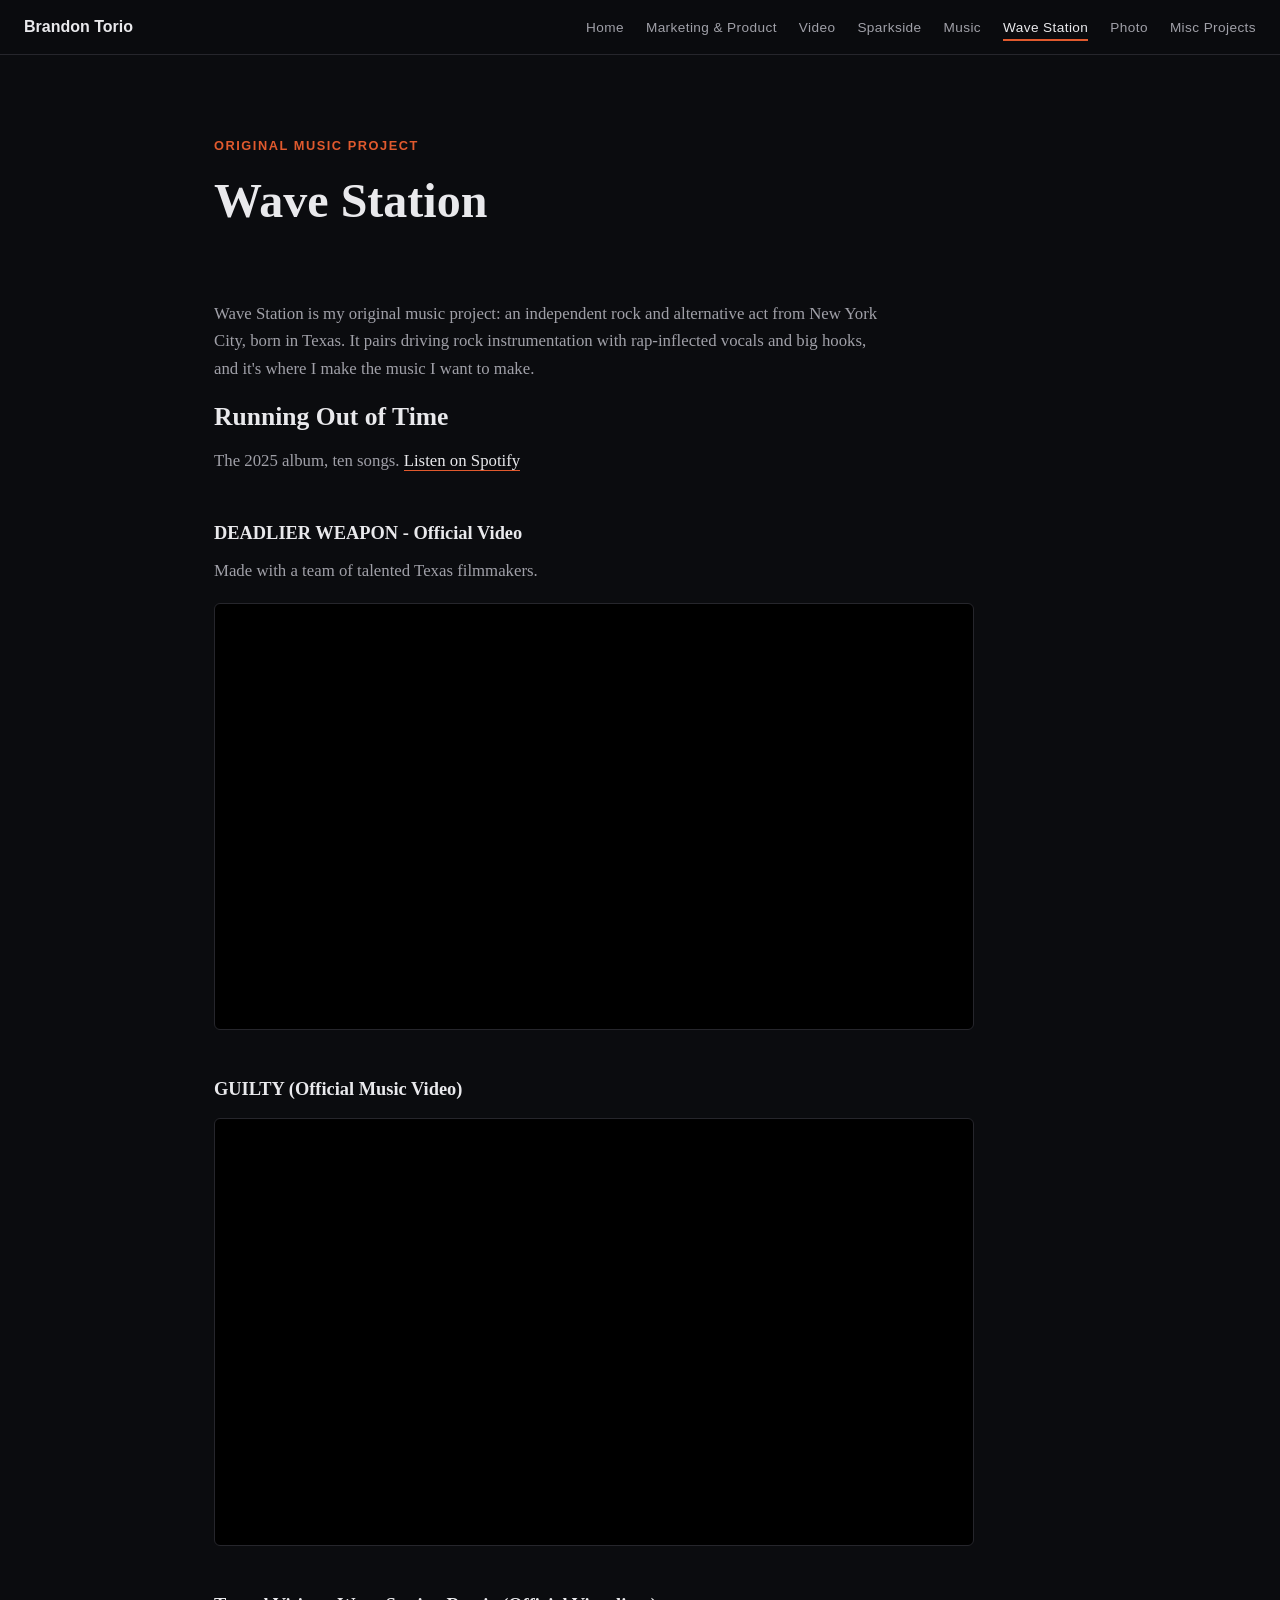
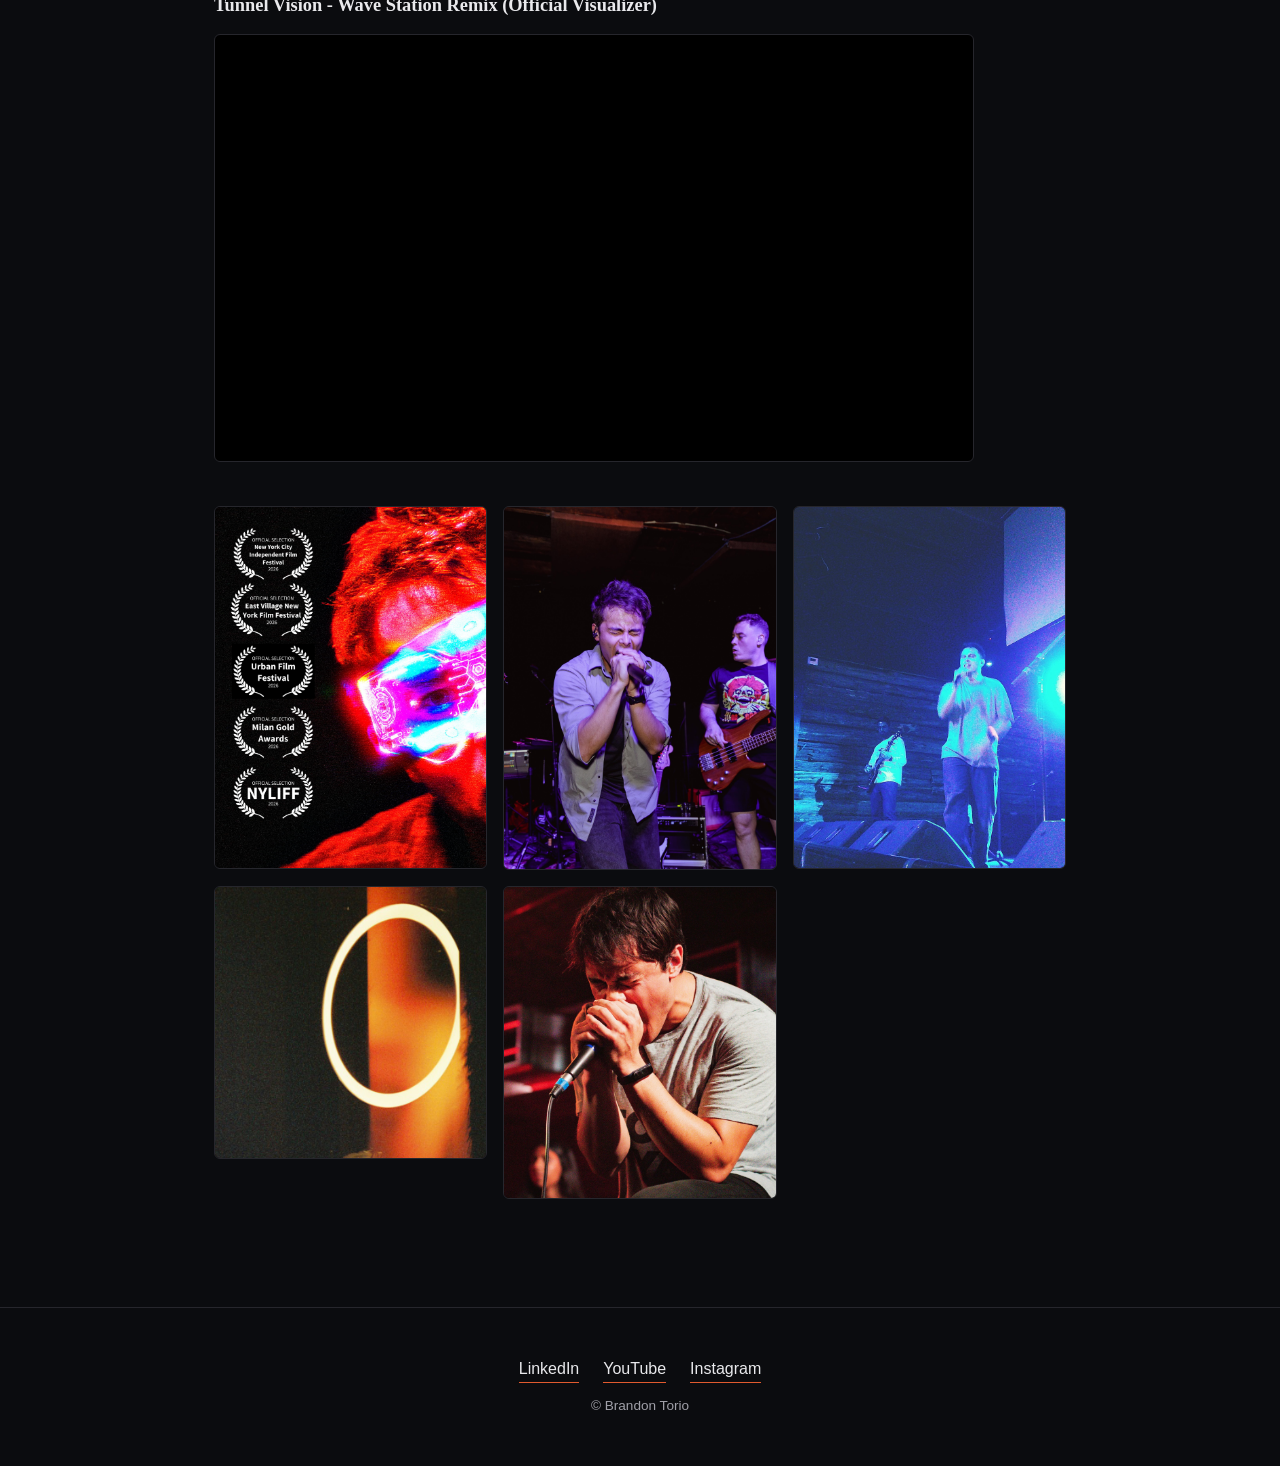
<file: wave-station.html>
<!DOCTYPE html>
<html lang="en">
<head>
<meta charset="UTF-8">
<meta name="viewport" content="width=device-width, initial-scale=1">
<title>Wave Station | Brandon Torio</title>
<meta name="description" content="Wave Station: an independent rock and alternative project blending driving rock with rap-inflected vocals.">
<meta property="og:title" content="Wave Station | Brandon Torio">
<meta property="og:description" content="Wave Station: an independent rock and alternative project blending driving rock with rap-inflected vocals.">
<meta property="og:type" content="website">
<link rel="stylesheet" href="style.css">
</head>
<body>
<nav class="site-nav">
  <a class="brand" href="index.html">Brandon Torio</a>
  <ul><li><a href="index.html">Home</a></li><li><a href="marketing-and-product.html">Marketing &amp; Product</a></li><li><a href="video.html">Video</a></li><li><a href="sparkside.html">Sparkside</a></li><li><a href="music.html">Music</a></li><li><a class="active" href="wave-station.html">Wave Station</a></li><li><a href="photo.html">Photo</a></li><li><a href="misc-projects.html">Misc Projects</a></li></ul>
</nav>
<main>
<header class="page-head"><div class="eyebrow">Original music project</div><h1>Wave Station</h1></header>

<section class="wrap">
  <p>Wave Station is my original music project: an independent rock and alternative act from New York City, born in Texas. It pairs driving rock instrumentation with rap-inflected vocals and big hooks, and it's where I make the music I want to make.</p>

  <div class="video-item">
    <h2>Running Out of Time</h2>
    <p>The 2025 album, ten songs. <a class="textlink" href="https://open.spotify.com/album/7KCy9IQd5GqtsqXmT0qDla" target="_blank" rel="noopener">Listen on Spotify</a></p>
  </div>

  <div class="video-item"><h3>DEADLIER WEAPON - Official Video</h3><p>Made with a team of talented Texas filmmakers.</p><div class="embed"><iframe src="https://www.youtube.com/embed/5qeLmRd4pHE" title="DEADLIER WEAPON - Official Video" loading="lazy" allow="accelerometer; autoplay; clipboard-write; encrypted-media; gyroscope; picture-in-picture" allowfullscreen></iframe></div></div>
  <div class="video-item"><h3>GUILTY (Official Music Video)</h3><div class="embed"><iframe src="https://www.youtube.com/embed/Jito8S3sEkU" title="GUILTY (Official Music Video)" loading="lazy" allow="accelerometer; autoplay; clipboard-write; encrypted-media; gyroscope; picture-in-picture" allowfullscreen></iframe></div></div>
  <div class="video-item"><h3>Tunnel Vision - Wave Station Remix (Official Visualizer)</h3><div class="embed"><iframe src="https://www.youtube.com/embed/qUfC0ORWVxY" title="Tunnel Vision - Wave Station Remix (Official Visualizer)" loading="lazy" allow="accelerometer; autoplay; clipboard-write; encrypted-media; gyroscope; picture-in-picture" allowfullscreen></iframe></div></div>

  <div class="gallery"><figure><img loading="lazy" src="images/STl2-0GktNrs.png" alt="Wave Station artwork 1"></figure><figure><img loading="lazy" src="images/NVWQJPDGWYKI.jpg" alt="Wave Station artwork 2"></figure><figure><img loading="lazy" src="images/i6ZEhKzLiPSU.jpg" alt="Wave Station artwork 3"></figure><figure><img loading="lazy" src="images/A5hAKeGkiyNg.jpg" alt="Wave Station artwork 4"></figure><figure><img loading="lazy" src="images/BlHqgPwPa2zi.jpg" alt="Wave Station artwork 5"></figure></div>
</section>

</main>
<footer>
  <div class="footer-links">
    <a href="https://www.linkedin.com/in/toriobrandon/" target="_blank" rel="noopener">LinkedIn</a>
    <a href="https://www.youtube.com/@sparkside217" target="_blank" rel="noopener">YouTube</a>
    <a href="https://www.instagram.com/sparksideoftheforce/" target="_blank" rel="noopener">Instagram</a>
  </div>
  <p>&copy; Brandon Torio</p>
</footer>
</body>
</html>
</file>
<file: style.css>
:root{
  --bg:#0b0c0f; --bg2:#121317; --text:#e9e9ec; --muted:#a0a0a8;
  --accent:#e15a2e; --line:#26262c; --card:#16171b;
  --serif:Georgia,'Times New Roman',serif;
  --sans:-apple-system,BlinkMacSystemFont,'Segoe UI',Helvetica,Arial,sans-serif;
}
*{box-sizing:border-box;margin:0;padding:0}
html{scroll-behavior:smooth}
body{background:var(--bg);color:var(--text);font-family:var(--serif);line-height:1.65}
a{color:inherit}
img{max-width:100%;display:block}

/* nav */
.site-nav{
  position:sticky;top:0;z-index:20;
  background:rgba(11,12,15,.94);backdrop-filter:blur(6px);
  border-bottom:1px solid var(--line);
  padding:14px 24px;display:flex;justify-content:space-between;align-items:center;
  gap:20px;flex-wrap:wrap;font-family:var(--sans)
}
.site-nav .brand{font-weight:700;font-size:1rem;text-decoration:none}
.site-nav ul{list-style:none;display:flex;gap:22px;flex-wrap:wrap}
.site-nav ul a{color:var(--muted);text-decoration:none;font-size:.85rem;letter-spacing:.03em;padding:4px 0;border-bottom:2px solid transparent}
.site-nav ul a:hover{color:var(--text)}
.site-nav ul a.active{color:var(--text);border-bottom-color:var(--accent)}

/* layout */
main{min-height:70vh}
.page-head,.wrap{max-width:900px;margin:0 auto;padding:0 24px}
.page-head{padding-top:80px;padding-bottom:24px}
.wrap{padding-top:24px;padding-bottom:80px}
.eyebrow{font-family:var(--sans);color:var(--accent);font-size:.8rem;letter-spacing:.12em;text-transform:uppercase;font-weight:700;margin-bottom:16px}
h1{font-size:3rem;line-height:1.15;margin-bottom:24px}
h2{font-size:1.6rem;line-height:1.25;margin:48px 0 14px}
h2:first-child{margin-top:0}
h3{font-size:1.15rem;margin-bottom:8px}
p{color:var(--muted);font-size:1.05rem;margin-bottom:18px;max-width:680px}
strong{color:var(--text)}
.small-note{font-family:var(--sans);font-size:.9rem;margin-top:36px}
.label-small{font-family:var(--sans);color:var(--accent);font-size:.8rem;letter-spacing:.12em;text-transform:uppercase;font-weight:700;margin-bottom:14px}
.textlink{color:var(--text);text-decoration:none;border-bottom:1px solid var(--accent)}
.textlink:hover{color:var(--accent)}

/* hero with portrait */
.page-head.hero{max-width:1040px;display:grid;grid-template-columns:1.5fr 1fr;gap:56px;align-items:center}
.portrait{margin:0}
.portrait img{width:100%;height:auto;aspect-ratio:3/4;object-fit:cover;border:1px solid var(--line);border-radius:8px}

/* home */
.routes{display:grid;grid-template-columns:repeat(auto-fit,minmax(200px,1fr));gap:16px;margin:16px 0 56px}
.route-card{border:1px solid var(--line);background:var(--card);padding:22px;border-radius:6px;text-decoration:none;color:var(--text);display:block;transition:border-color .15s}
.route-card:hover{border-color:var(--accent)}
.route-card .label{font-size:1.05rem;margin-bottom:6px}
.route-card .sub{font-family:var(--sans);color:var(--accent);font-size:.72rem;letter-spacing:.05em;text-transform:uppercase}
.two-col{display:grid;grid-template-columns:1fr 1fr;gap:40px}
.plain-list{list-style:none}
.plain-list li{padding:10px 0;border-top:1px solid var(--line);font-size:1.05rem}
.plain-list li:last-child{border-bottom:1px solid var(--line)}

/* case studies */
.case{border-top:1px solid var(--line);padding:36px 0}
.case:last-of-type{border-bottom:1px solid var(--line)}
.case h2{margin-top:0}
.case-meta{font-family:var(--sans);color:var(--accent);font-size:.8rem;text-transform:uppercase;letter-spacing:.05em;margin-bottom:8px}
.case ul{margin:14px 0 18px 22px;color:var(--muted)}
.case ul li{margin-bottom:6px}
.metric{color:var(--text);font-weight:700}

/* media */
.video-item{margin-bottom:44px}
.video-item h2{margin-top:0}
.embed{position:relative;width:100%;max-width:760px;aspect-ratio:16/9;margin:14px 0 10px;border:1px solid var(--line);border-radius:6px;overflow:hidden;background:#000}
.embed iframe{position:absolute;inset:0;width:100%;height:100%;border:0}
figure{margin:16px 0}
figure img{width:100%;height:auto;border:1px solid var(--line);border-radius:6px;background:var(--card)}
figcaption{font-family:var(--sans);color:var(--muted);font-size:.8rem;margin-top:6px}
.gallery{display:grid;grid-template-columns:repeat(auto-fill,minmax(260px,1fr));gap:16px;margin:16px 0 28px}
.gallery figure{margin:0}
.gallery-3{grid-template-columns:repeat(auto-fit,minmax(220px,1fr))}
.tiles{display:grid;grid-template-columns:repeat(auto-fit,minmax(260px,1fr));gap:20px;margin-top:16px}
.tile{display:block;text-decoration:none;border:1px solid var(--line);border-radius:6px;background:var(--card);overflow:hidden;transition:border-color .15s}
.tile:hover{border-color:var(--accent)}
.tile figure{margin:0}
.tile figure img{border:0;border-radius:0;aspect-ratio:4/3;object-fit:cover}
.tile span{display:block;padding:14px 16px;font-size:1.05rem}

/* footer */
footer{border-top:1px solid var(--line);padding:48px 24px;text-align:center;font-family:var(--sans)}
.footer-links{display:flex;gap:24px;justify-content:center;flex-wrap:wrap}
footer a{color:var(--text);text-decoration:none;border-bottom:1px solid var(--accent)}
footer p{color:var(--muted);font-size:.85rem;margin:12px auto 0;max-width:none}

@media (max-width:700px){
  h1{font-size:2.1rem}
  .page-head{padding-top:48px}
  .two-col{grid-template-columns:1fr;gap:28px}
  .page-head.hero{grid-template-columns:1fr;gap:32px}
  .portrait{max-width:420px}
  .site-nav{padding:12px 16px}
  .site-nav ul{gap:14px}
}
</file>
